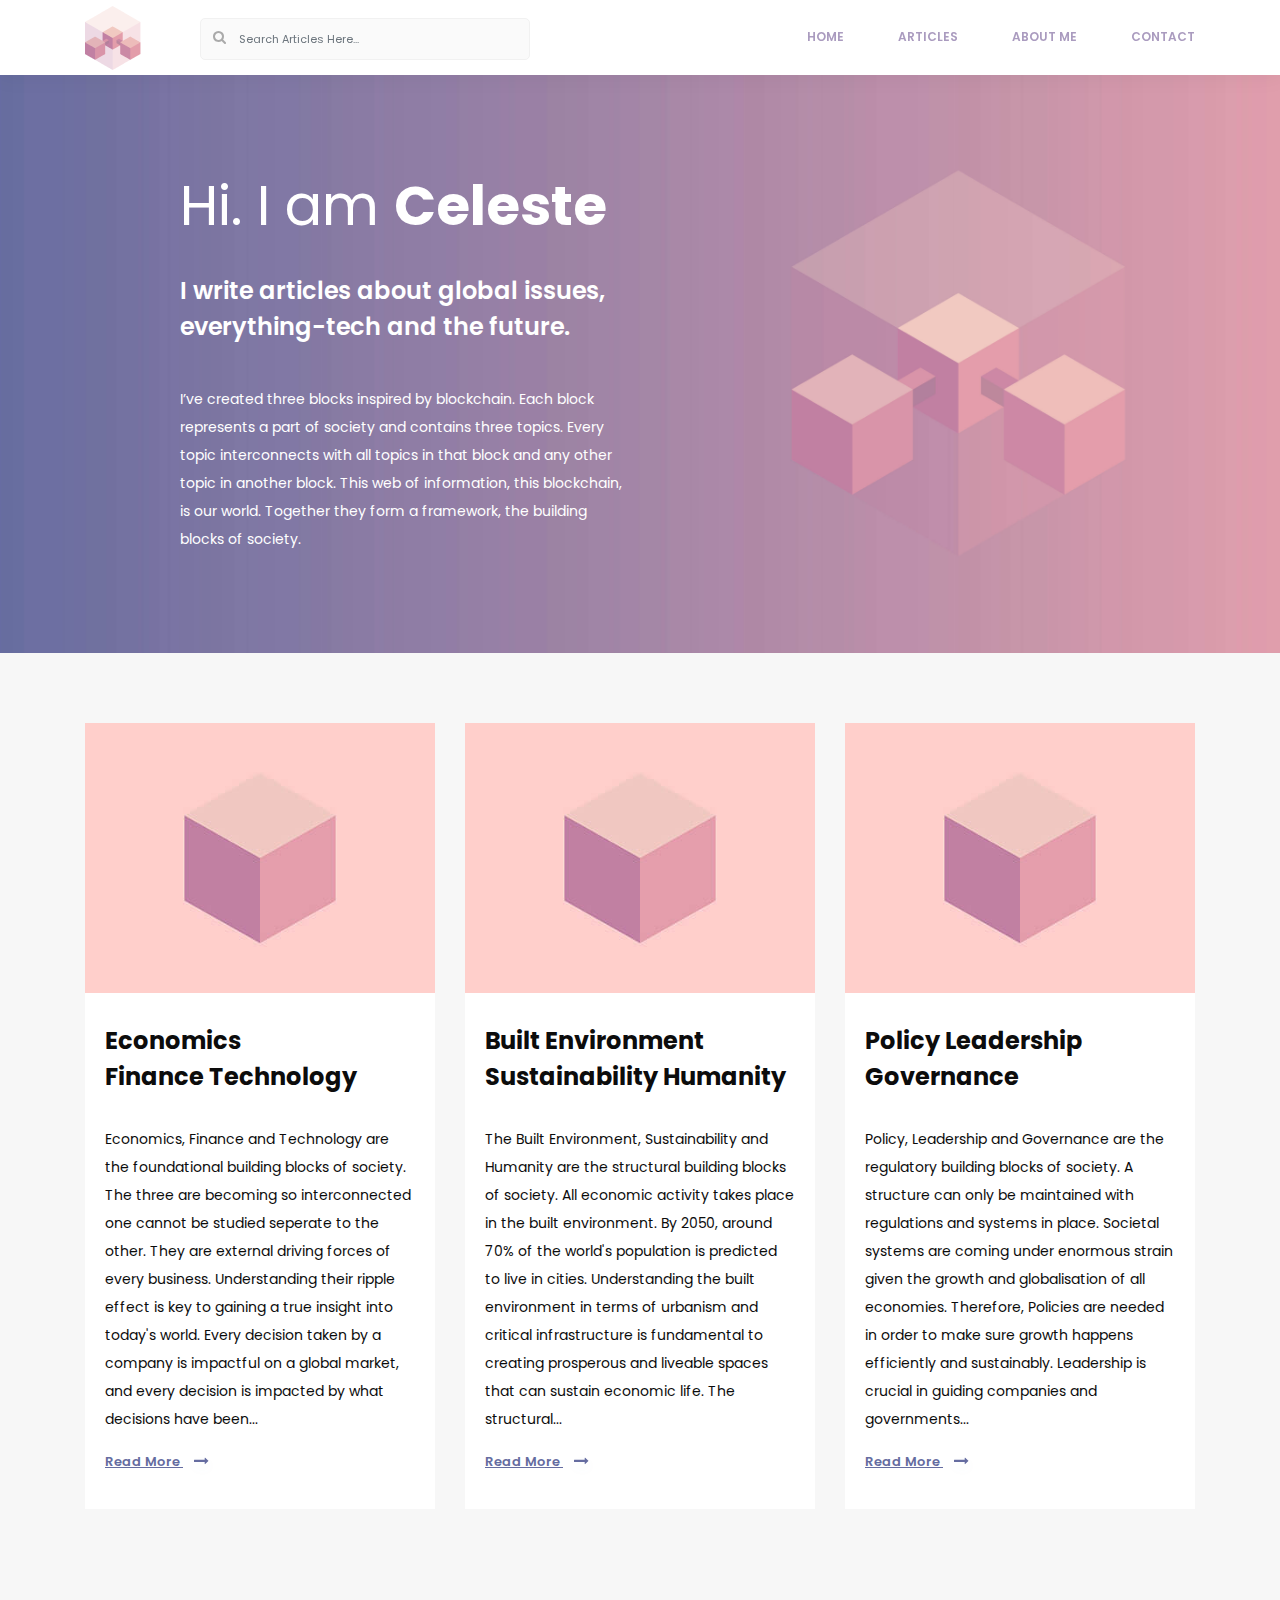
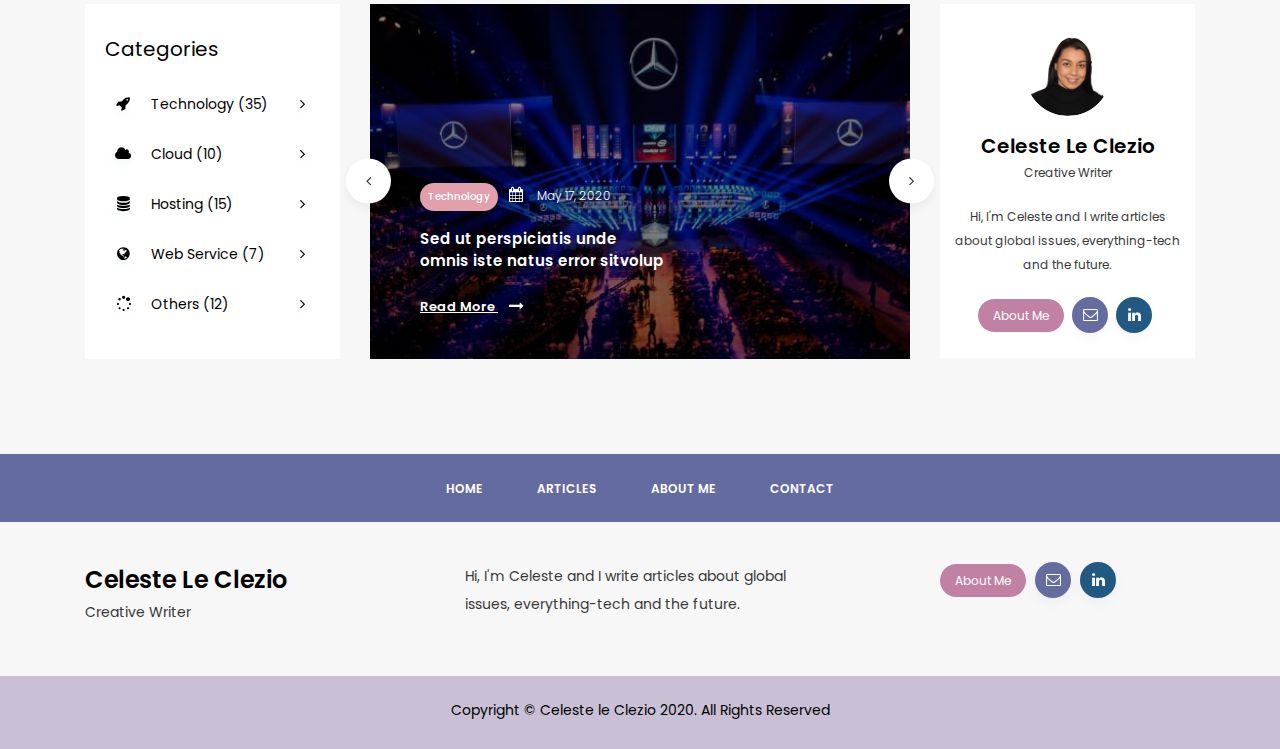
<file: index.html>
<!DOCTYPE html>
<html lang="en">

<head>
	<meta charset="UTF-8">
	<meta http-equiv="X-UA-Compatible" content="IE=edge">
	<meta name="viewport" content="width=device-width, initial-scale=1">
	<meta name="author" content="Abdur Rahman">

	<!-- Title -->
	<title>Home</title>
	<!-- Fonts -->
	<link rel="preconnect" href="https://fonts.gstatic.com">
	<link href="https://fonts.googleapis.com/css2?family=Poppins:ital,wght@0,300;0,400;0,500;0,600;0,700;0,800;1,400;1,500;1,600;1,700&display=swap" rel="stylesheet">
		
	

	<!-- Bootstrap CSS -->
	<link type="text/css" rel="stylesheet"
		href="https://stackpath.bootstrapcdn.com/bootstrap/4.5.2/css/bootstrap.min.css">
	<!-- Font Awesome CSS -->
	<link rel="stylesheet" href="https://stackpath.bootstrapcdn.com/font-awesome/4.7.0/css/font-awesome.min.css"
		integrity="sha384-wvfXpqpZZVQGK6TAh5PVlGOfQNHSoD2xbE+QkPxCAFlNEevoEH3Sl0sibVcOQVnN" crossorigin="anonymous">
	<!-- Owl Carousel -->
	<link rel="stylesheet" href="assets/css/owl.carousel.css">
	<!-- slicknav CSS -->
	<link type="text/css" rel="stylesheet" href="assets/css/slicknav.min.css">
	<!-- style CSS -->
	<link type="text/css" rel="stylesheet" href="style.css">
	<!-- Responsive CSS -->
	<link type="text/css" rel="stylesheet" href="responsive.css">

	<!-- HTML5 shim and Respond.js for IE8 support of HTML5 elements and media queries -->
	<!-- WARNING: Respond.js doesn't work if you view the page via file:// -->
	<!-- [if It IE 9]>
			<script src="https://oss.maxcdn.com/html5shiv/3.7.2/html5shiv.min.js"></script>
			<script src="https://oss.maxcdn.com/respond/1.4.2/respond.min.js"></script>
		<![endif]-->
</head>

<body>
	<!-- Header Area Start -->
	<header class="header">
		<div class="container">
			<div class="row">
				<div class="col-12 col-md-1">
					<div class="logo text-center text-md-left">
						<!-- Logo Image -->
						<a href="index.html"><img src="assets/img/logo.png" alt="Logo"></a>
					</div><!-- /logo -->
				</div>

				<div class="col-12 col-md-4">
					<div class="header-right">
						<div class="search-box">
							<!-- <a href="#"><i class="fa fa-search"></i></a> -->
							<div class="form-group has-search">
								<span class="fa fa-search form-control-feedback"></span>
								<input type="text" class="form-control" placeholder="Search Articles Here...">
							</div>
							<!-- <input type="search" class="form-controll" name="search" id="search" placeholder="Search Articles Here..."> -->
						</div>
					</div><!-- /header-right -->
				</div>
				<div class="col-12 col-md-7 text-md-right text-center">
					<div class="main-menu" id="mobile-menu">
						<ul>
							<li><a href="index.html">Home</a></li>
							<li><a href="article.html">Articles</a></li>
							<li><a href="about.html">About Me</a></li>
							<li><a href="about.html#contact-sec">Contact</a></li>
						</ul>
					</div><!-- /main-menu -->
				</div>
			</div>
		</div>
	</header><!-- Header Area End -->

	<!-- Home banner Start -->
	<div class="home-banner">
		<div class="container">
			<div class="row">
				<div class="col-lg-5 offset-lg-1">
					<div class="banner-text">
						<h1>Hi. I am <strong>Celeste</strong></h1>
						<h3>I write articles about global issues, everything-tech and the future.</h3>
						<p>I’ve created three blocks inspired by blockchain. Each block represents a part of society and contains three topics. Every topic interconnects with all topics in that block and any other topic in another block. This web of information, this blockchain, is our world. 
						Together they form a framework, the building blocks of society. </p>
					</div><!-- /banner-text-->
				</div>
			</div>
		</div>
	</div><!-- /home-banner-->

	<!-- blog Section Start-->
	<div class="blog-section home-blog">
		<div class="container">
			<div class="row">
				<div class="col-md-4">
					<div class="single-blog-item">
						<div class="blog-thumbnails">
							<img src="assets/img/bullet-point-cube.jpg" alt="">
						</div><!-- /blog-thumbnails-->
						<div class="blog-content">
							<div class="blog-title">
								<h3>Economics<br/>Finance Technology</h3>
							</div><!-- /blog-title-->
							<p>Economics, Finance and Technology are the
								foundational building blocks of society. The three
								are becoming so interconnected one cannot be
								studied seperate to the other. They are external
								driving forces of every business. Understanding
								their ripple effect is key to gaining a true insight into
								today's world. Every decision taken by a company is
								impactful on a global market, and every decision is
								impacted by what decisions have been...
							</p>
							<div class="blog-btn">
								<a href="full-post.html">Read More <i class="fa fa-long-arrow-right"></i></a>
							</div>
						</div><!-- /blog-content-->
					</div><!-- /single-blog-item end-->
				</div>
				<div class="col-md-4">
					<div class="single-blog-item">
						<div class="blog-thumbnails">
							<img src="assets/img/bullet-point-cube.jpg" alt="">
						</div><!-- /blog-thumbnails-->
						<div class="blog-content">
							<div class="blog-title">
								<h3>Built Environment <br/>Sustainability Humanity</h3>
							</div><!-- /blog-title-->
							<p>The Built Environment, Sustainability and Humanity are the structural building blocks of society. All economic activity takes place in the built environment. By 2050, around 70% of the world's population is predicted to live in cities. Understanding the built environment in terms of urbanism and critical infrastructure is fundamental to creating prosperous and liveable spaces that can sustain economic life. The structural...
							</p>
							<div class="blog-btn">
								<a href="full-post.html">Read More <i class="fa fa-long-arrow-right"></i></a>
							</div>
						</div><!-- /blog-content-->
					</div><!-- /single-blog-item end-->
				</div>
				<div class="col-md-4">
					<div class="single-blog-item">
						<div class="blog-thumbnails">
							<img src="assets/img/bullet-point-cube.jpg" alt="">
						</div><!-- /blog-thumbnails-->
						<div class="blog-content">
							<div class="blog-title">
								<h3>Policy Leadership <br/>Governance</h3>
							</div><!-- /blog-title-->
							<p>Policy, Leadership and Governance are the
								regulatory building blocks of society. A structure
								can only be maintained with regulations and
								systems in place. Societal systems are coming
								under enormous strain given the growth and
								globalisation of all economies. Therefore, Policies
								are needed in order to make sure growth happens
								efficiently and sustainably. Leadership is crucial in
								guiding companies and governments...
							</p>
							<div class="blog-btn">
								<a href="full-post.html">Read More <i class="fa fa-long-arrow-right"></i></a>
							</div>
						</div><!-- /blog-content-->
					</div><!-- /single-blog-item end-->
				</div>
			</div>
		</div>
	</div><!-- /blog-section-->
	<!-- Category , slider and profile  -->
	<div class="blog-section home-blog">
		<div class="container">
			<div class="row">
				<div class="col-md-3">
					<!-- Category Box  -->
					<div class="category-bx">
						<h4>Categories</h4>
						<a href="#">
							<i class="fa fa-rocket"></i>
							<span class="">Technology (35)</span>
							<i class="fa fa-angle-right"></i>
						</a>
						<a href="#">
							<i class="fa fa-cloud"></i>
							<span class="">Cloud (10)</span>
							<i class="fa fa-angle-right"></i>
						</a>
						<a href="#">
							<i class="fa fa-database"></i>
							<span class="">Hosting (15)</span>
							<i class="fa fa-angle-right"></i>
						</a>
						<a href="#">
							<i class="fa fa-globe"></i>
							<span class="">Web Service (7)</span>
							<i class="fa fa-angle-right"></i>
						</a>
						<a href="#">
							<i class="fa fa-spinner"></i>
							<span class="">Others (12)</span>
							<i class="fa fa-angle-right"></i>
						</a>
					</div><!-- /Category Box End -->
				</div>
				<div class="col-md-5 col-lg-6">
					<div class="full-thumb-slides owl-carousel">
						<div class="single-blog-item full-thumb-blog">
							<div class="blog-thumbnails">
								<img src="assets/img/blog-full-thumb.jpg" alt="">
							</div><!-- /blog-thumbnails-->
							<div class="blog-content">
								<div class="blog-info">
									<div class="category">
										<a href="#" class="celeste-btn">Technology</a>
									</div>
									<div class="blog-date">
										<h6><i class="fa fa-calendar"></i> May 17, 2020</h6>
									</div>
								</div>
								<div class="blog-title">
									<h5>Sed ut perspiciatis unde 
									<br/>omnis iste natus error sitvolup</h5>
								</div><!-- /blog-title-->
								
								<div class="blog-btn">
									<a href="single-article.html">Read More <i class="fa fa-long-arrow-right"></i></a>
								</div>
							</div><!-- /blog-content-->
						</div><!-- /single-blog-item end-->
						<div class="single-blog-item full-thumb-blog">
							<div class="blog-thumbnails">
								<img src="assets/img/blog-full-thumb.jpg" alt="">
							</div><!-- /blog-thumbnails-->
							<div class="blog-content">
								<div class="blog-info">
									<div class="category">
										<a href="#" class="celeste-btn">Technology</a>
									</div>
									<div class="blog-date">
										<h6><i class="fa fa-calendar"></i> May 17, 2020</h6>
									</div>
								</div>
								<div class="blog-title">
									<h5>Sed ut perspiciatis unde 
									<br/>omnis iste natus error sitvolup</h5>
								</div><!-- /blog-title-->
								
								<div class="blog-btn">
									<a href="single-article.html">Read More <i class="fa fa-long-arrow-right"></i></a>
								</div>
							</div><!-- /blog-content-->
						</div><!-- /single-blog-item end-->
						<div class="single-blog-item full-thumb-blog">
							<div class="blog-thumbnails">
								<img src="assets/img/blog-full-thumb.jpg" alt="">
							</div><!-- /blog-thumbnails-->
							<div class="blog-content">
								<div class="blog-info">
									<div class="category">
										<a href="#" class="celeste-btn">Technology</a>
									</div>
									<div class="blog-date">
										<h6><i class="fa fa-calendar"></i> May 17, 2020</h6>
									</div>
								</div>
								<div class="blog-title">
									<h5>Sed ut perspiciatis unde 
									<br/>omnis iste natus error sitvolup</h5>
								</div><!-- /blog-title-->
								
								<div class="blog-btn">
									<a href="single-article.html">Read More <i class="fa fa-long-arrow-right"></i></a>
								</div>
							</div><!-- /blog-content-->
						</div><!-- /single-blog-item end-->
					</div>
				</div>
				<div class="col-md-4 col-lg-3">
					<div class="author-profile">
						<img src="assets/img/profile.png" alt="">
						<h4>Celeste Le Clezio</h4>
						<p>Creative Writer</p>
						<p>Hi, I'm Celeste and I write articles <br/>about global issues, everything-tech <br/>and the future.</p>
						<div class="footer-right author-links">
							<a href="about.html" class="celeste-btn">About Me</a>
							<a href="#"><i class="fa fa-envelope-o"></i></a>
							<a href="#"><i class="fa fa-linkedin"></i></a>
						</div>
					</div>
				</div>
			</div>
		</div>	<!-- /Category , slider and profile Container -->
	</div><!-- /blog-section-->

	<!-- footer-area Start-->
	<footer class="footer-area">
		<!-- footer-area Start-->
		<div class="footer-menu">
			<div class="container">
				<div class="row">
					<div class="col-12">
						<ul>
							<li><a href="index.html">Home</a></li>
							<li><a href="article.html">Articles</a></li>
							<li><a href="about.html">About Me</a></li>
							<li><a href="about.html#contact-sec">Contact</a></li>
						</ul>
					</div>
				</div>
			</div>
		</div><!-- /footer-menu-->
		<div class="footer-middle">
			<div class="container">
				<div class="row">
					<div class="col-lg-3 col-md-3">
						<div class="footer-left single-footer">
							<h3>Celeste Le Clezio</h3>
							<p>Creative Writer</p>
						</div>
					</div>
					<div class="col-md-5 offset-lg-1 ">
						<div class="single-footer">
							<p>Hi, I'm Celeste and I write articles about global <br/>issues, everything-tech and the future.</p>
						</div>
					</div>
					<div class="col-lg-3 col-md-4">
						<div class="footer-right single-footer">
							<a href="#" class="celeste-btn">About Me</a>
							<a href="#"><i class="fa fa-envelope-o"></i></a>
							<a href="#"><i class="fa fa-linkedin"></i></a>
						</div>
					</div>
				</div>
			</div>
		</div><!-- /footer-middle-->
		<div class="copyright">
				<p>Copyright &copy; Celeste le Clezio 2020. All Rights Reserved</p>
		</div><!-- /copyright-->
	</footer><!-- /footer-area End-->

	<!-- JavaScript -->
	<script src="assets/js/jquery-3.2.1.min.js"></script>
	<!-- slicknav Js -->
	<script src="assets/js/jquery.slicknav.min.js"></script>
	<!-- Owl Carousel -->
	<script src="assets/js/owl.carousel.min.js"></script>
	<!-- Bootstrap Js -->
	<script type="text/javascript" src="https://stackpath.bootstrapcdn.com/bootstrap/4.5.2/js/bootstrap.min.js">
	</script>
	<!-- Main Js -->
	<script type="text/javascript" src="assets/js/active.js"></script>
</body>
</html>
</file>
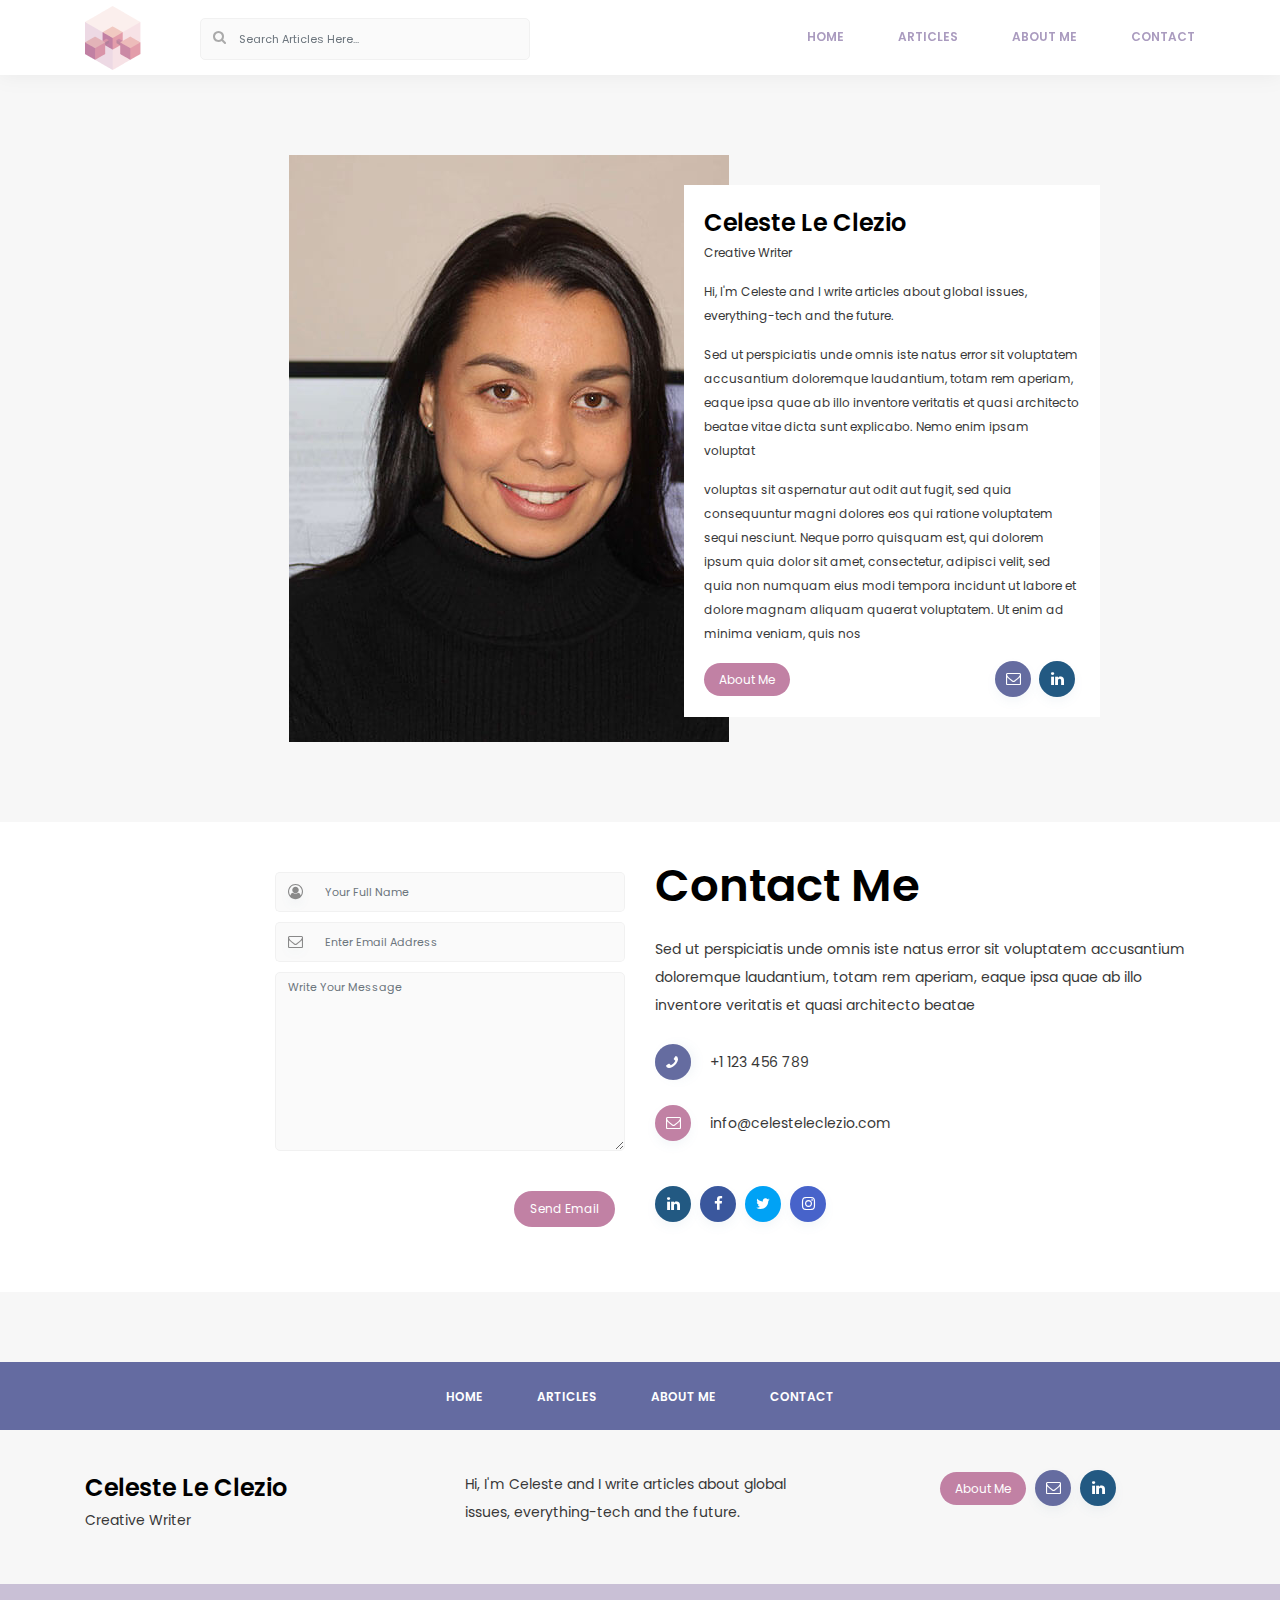
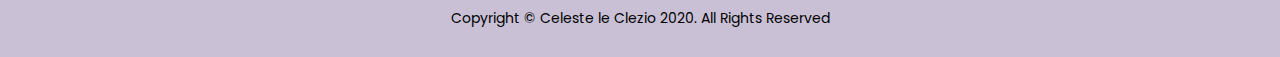
<file: about.html>
<!DOCTYPE html>
<html lang="en">

<head>
	<meta charset="UTF-8">
	<meta http-equiv="X-UA-Compatible" content="IE=edge">
	<meta name="viewport" content="width=device-width, initial-scale=1">
	<meta name="author" content="Abdur Rahman">

	<!-- Title -->
	<title>About Me</title>
	<!-- Fonts -->
	<link rel="preconnect" href="https://fonts.gstatic.com">
	<link href="https://fonts.googleapis.com/css2?family=Poppins:ital,wght@0,300;0,400;0,500;0,600;0,700;0,800;1,400;1,500;1,600;1,700&display=swap" rel="stylesheet">
		
	<!-- Bootstrap CSS -->
	<link type="text/css" rel="stylesheet"
		href="https://stackpath.bootstrapcdn.com/bootstrap/4.5.2/css/bootstrap.min.css">
	<!-- Font Awesome CSS -->
	<link rel="stylesheet" href="https://stackpath.bootstrapcdn.com/font-awesome/4.7.0/css/font-awesome.min.css"
		integrity="sha384-wvfXpqpZZVQGK6TAh5PVlGOfQNHSoD2xbE+QkPxCAFlNEevoEH3Sl0sibVcOQVnN" crossorigin="anonymous">
	<!-- Owl Carousel -->
	<link rel="stylesheet" href="assets/css/owl.carousel.css">
	<!-- slicknav CSS -->
	<link type="text/css" rel="stylesheet" href="assets/css/slicknav.min.css">
	<!-- style CSS -->
	<link type="text/css" rel="stylesheet" href="style.css">
	<!-- Responsive CSS -->
	<link type="text/css" rel="stylesheet" href="responsive.css">

	<!-- HTML5 shim and Respond.js for IE8 support of HTML5 elements and media queries -->
	<!-- WARNING: Respond.js doesn't work if you view the page via file:// -->
	<!-- [if It IE 9]>
			<script src="https://oss.maxcdn.com/html5shiv/3.7.2/html5shiv.min.js"></script>
			<script src="https://oss.maxcdn.com/respond/1.4.2/respond.min.js"></script>
		<![endif]-->
</head>

<body>
	<!-- Header Area Start -->
	<header class="header">
		<div class="container">
			<div class="row">
				<div class="col-12 col-md-1">
					<div class="logo text-center text-md-left">
						<!-- Logo Image -->
						<a href="index.html"><img src="assets/img/logo.png" alt="Logo"></a>
					</div><!-- /logo -->
				</div>

				<div class="col-12 col-md-4">
					<div class="header-right">
						<div class="search-box">
							<!-- <a href="#"><i class="fa fa-search"></i></a> -->
							<div class="form-group has-search">
								<span class="fa fa-search form-control-feedback"></span>
								<input type="text" class="form-control" placeholder="Search Articles Here...">
							</div>
							<!-- <input type="search" class="form-controll" name="search" id="search" placeholder="Search Articles Here..."> -->
						</div>
					</div><!-- /header-right -->
				</div>
				<div class="col-12 col-md-7 text-md-right text-center">
					<div class="main-menu" id="mobile-menu">
						<ul>
							<li><a href="index.html">Home</a></li>
							<li><a href="article.html">Articles</a></li>
							<li><a href="about.html">About Me</a></li>
							<li><a href="about.html#contact-sec">Contact</a></li>
						</ul>
					</div><!-- /main-menu -->
				</div>
			</div>
		</div>
	</header><!-- Header Area End -->

	<!--  About Section  -->
	<div class="about-sec">
		<div class="container">
			<div class="row">
				<div class="col-md-12 col-lg-9 offset-lg-2">
					<div class="about-centent">
						<div class="row">
							<div class="col-md-6 col-lg-7">
								<div class="about-img">
									<img src="assets/img/aboutme-img.jpg" alt="">
								</div><!-- /about-img-->
							</div>
							<div class="col-md-6 col-lg-5">
								<div class="about-text">
									<h3>Celeste Le Clezio</h3>
								<p class="about-sub-title">Creative Writer</p>
								<p>Hi, I'm Celeste and I write articles about global issues, <br/>everything-tech and the future.</p>
								<p>Sed ut perspiciatis unde omnis iste natus error sit voluptatem accusantium doloremque laudantium, totam rem aperiam, eaque ipsa quae ab illo inventore veritatis et quasi architecto beatae vitae dicta sunt explicabo. Nemo enim ipsam voluptat</p>
								<p>voluptas sit aspernatur aut odit aut fugit, sed quia consequuntur magni dolores eos qui ratione voluptatem sequi nesciunt. Neque porro quisquam est, qui dolorem ipsum quia dolor sit amet, consectetur, adipisci velit, sed quia non numquam eius modi tempora incidunt ut labore et dolore magnam aliquam quaerat voluptatem. Ut enim ad minima veniam, quis nos</p>
								<div class="footer-right author-links">
									<div class="about-btn">
										<a href="about.html" class="celeste-btn">About Me</a>
									</div>
									<div class="about-social">
										<a href="#"><i class="fa fa-envelope-o"></i></a>
									<a href="#"><i class="fa fa-linkedin"></i></a>
									</div>
								</div>
								</div><!-- /about-text-->
							</div>
						</div>
					</div><!-- /about-centent-->
				</div>
			</div>
		</div>
	</div>
	<!-- /About Section  -->

	<!-- About Page Contact Section  -->
	<div class="contact-sec" id="contact-sec">
		<div class="container">
			<div class="row">
				<div class="col-md-6 col-lg-4 offset-lg-2" >
					<div class="contact-form">
						<form>
							<div class="input-group">
								<div class="input-group-prepend">
								  <span class="input-group-text" id="basic-addon1"><i class="fa fa-user-circle-o"></i></span>
								</div>
								<input type="text" class="form-control" placeholder="Your Full Name" aria-label="Username" aria-describedby="basic-addon1">
							</div>
							<div class="input-group">
								<div class="input-group-prepend">
								  <span class="input-group-text" id="basic-addon2"><i class="fa fa-envelope-o"></i></span>
								</div>
								<input type="email" class="form-control" placeholder="Enter Email Address" aria-label="Username" aria-describedby="basic-addon2">
							</div>
							<div class="input-group">
								<textarea class="form-control" name="message" id="message" cols="30" rows="10" placeholder="Write Your Message"></textarea>
							</div>
							
							<button type="submit" class="btn celeste-btn">Send Email</button>
						</form>
					</div>
				</div>
				<div class="col-md-6">
					<div class="contact-text">
						<h2>Contact Me</h2>
						<p>Sed ut perspiciatis unde omnis iste natus error sit voluptatem accusantium doloremque laudantium, totam rem aperiam, eaque ipsa quae ab illo inventore veritatis et quasi architecto beatae</p>
						<ul>
							<li><i class="fa fa-phone"></i> <a href="tel:+1 123 456 789">+1 123 456 789</a></li>
							<li><i class="fa fa-envelope-o"></i> <a href="mailto:info@celesteleclezio.com">info@celesteleclezio.com</a></li>
						</ul>
						<div class="social-links">
							<a href="#"><i class="fa fa-linkedin"></i></a>
							<a href="#"><i class="fa fa-facebook"></i></a>
							<a href="#"><i class="fa fa-twitter"></i></a>
							<a href="#"><i class="fa fa-instagram"></i></a>
						</div>
					</div>
				</div>
			</div>
		</div>
	</div>
	<!-- /Contact Section -->

	<!-- footer-area Start-->
	<footer class="footer-area">
		<!-- footer-area Start-->
		<div class="footer-menu">
			<div class="container">
				<div class="row">
					<div class="col-12">
						<ul>
							<li><a href="index.html">Home</a></li>
							<li><a href="article.html">Articles</a></li>
							<li><a href="about.html">About Me</a></li>
							<li><a href="#contact-sec">Contact</a></li>
						</ul>
					</div>
				</div>
			</div>
		</div><!-- /footer-menu-->
		<div class="footer-middle">
			<div class="container">
				<div class="row">
					<div class="col-lg-3 col-md-3">
						<div class="footer-left single-footer">
							<h3>Celeste Le Clezio</h3>
							<p>Creative Writer</p>
						</div>
					</div>
					<div class="col-md-5 offset-lg-1 ">
						<div class="single-footer">
							<p>Hi, I'm Celeste and I write articles about global <br/>issues, everything-tech and the future.</p>
						</div>
					</div>
					<div class="col-lg-3 col-md-4">
						<div class="footer-right single-footer">
							<a href="#" class="celeste-btn">About Me</a>
							<a href="#"><i class="fa fa-envelope-o"></i></a>
							<a href="#"><i class="fa fa-linkedin"></i></a>
						</div>
					</div>
				</div>
			</div>
		</div><!-- /footer-middle-->
		<div class="copyright">
				<p>Copyright &copy; Celeste le Clezio 2020. All Rights Reserved</p>
		</div><!-- /copyright-->
	</footer><!-- /footer-area-->


	<!-- JavaScript -->
	<script type="text/javascript" src="assets/js/jquery-3.2.1.min.js"></script>
	<!-- slicknav Js -->
	<script src="assets/js/jquery.slicknav.min.js"></script>
	<!-- Owl Carousel -->
	<script src="assets/js/owl.carousel.min.js"></script>
	<!-- Bootstrap Js -->
	<script type="text/javascript" src="https://stackpath.bootstrapcdn.com/bootstrap/4.5.2/js/bootstrap.min.js">
	</script>
	<!-- Main Js -->
	<script type="text/javascript" src="assets/js/active.js"></script>
</body>

</html>
</file>
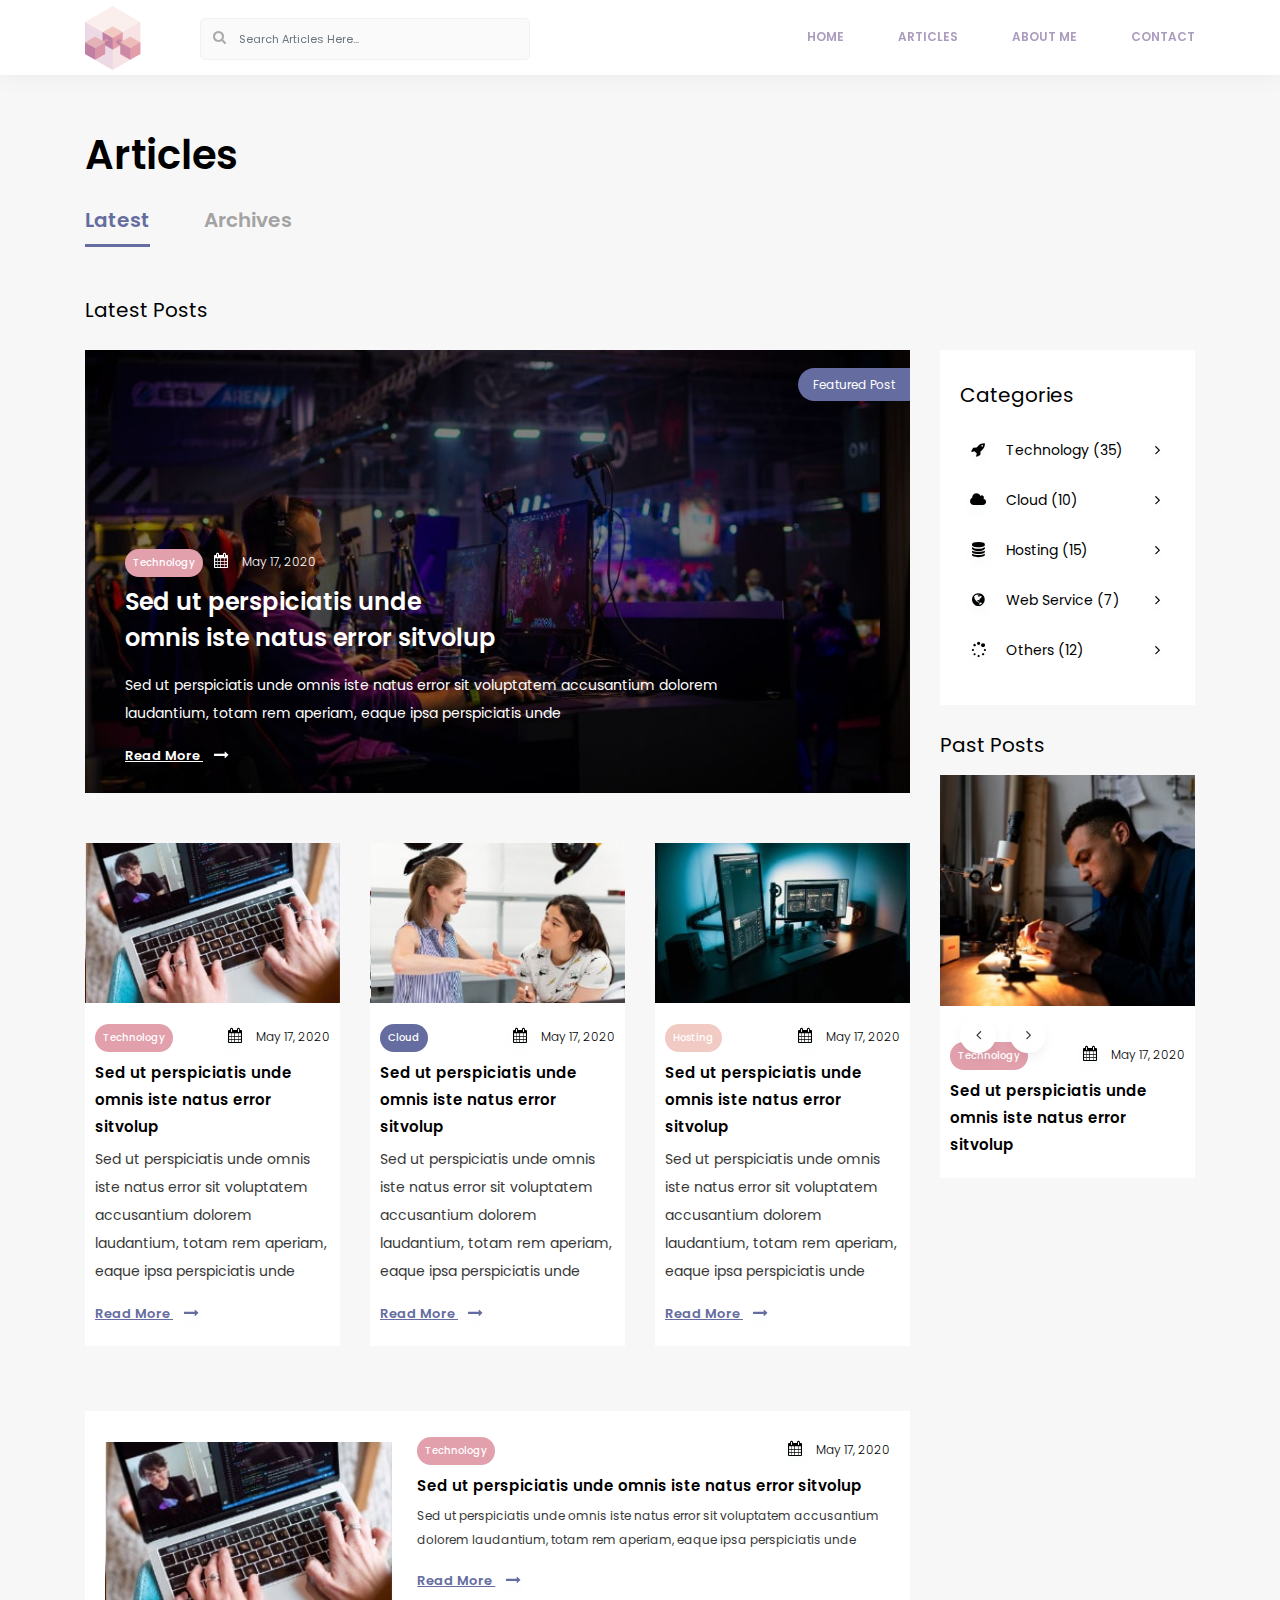
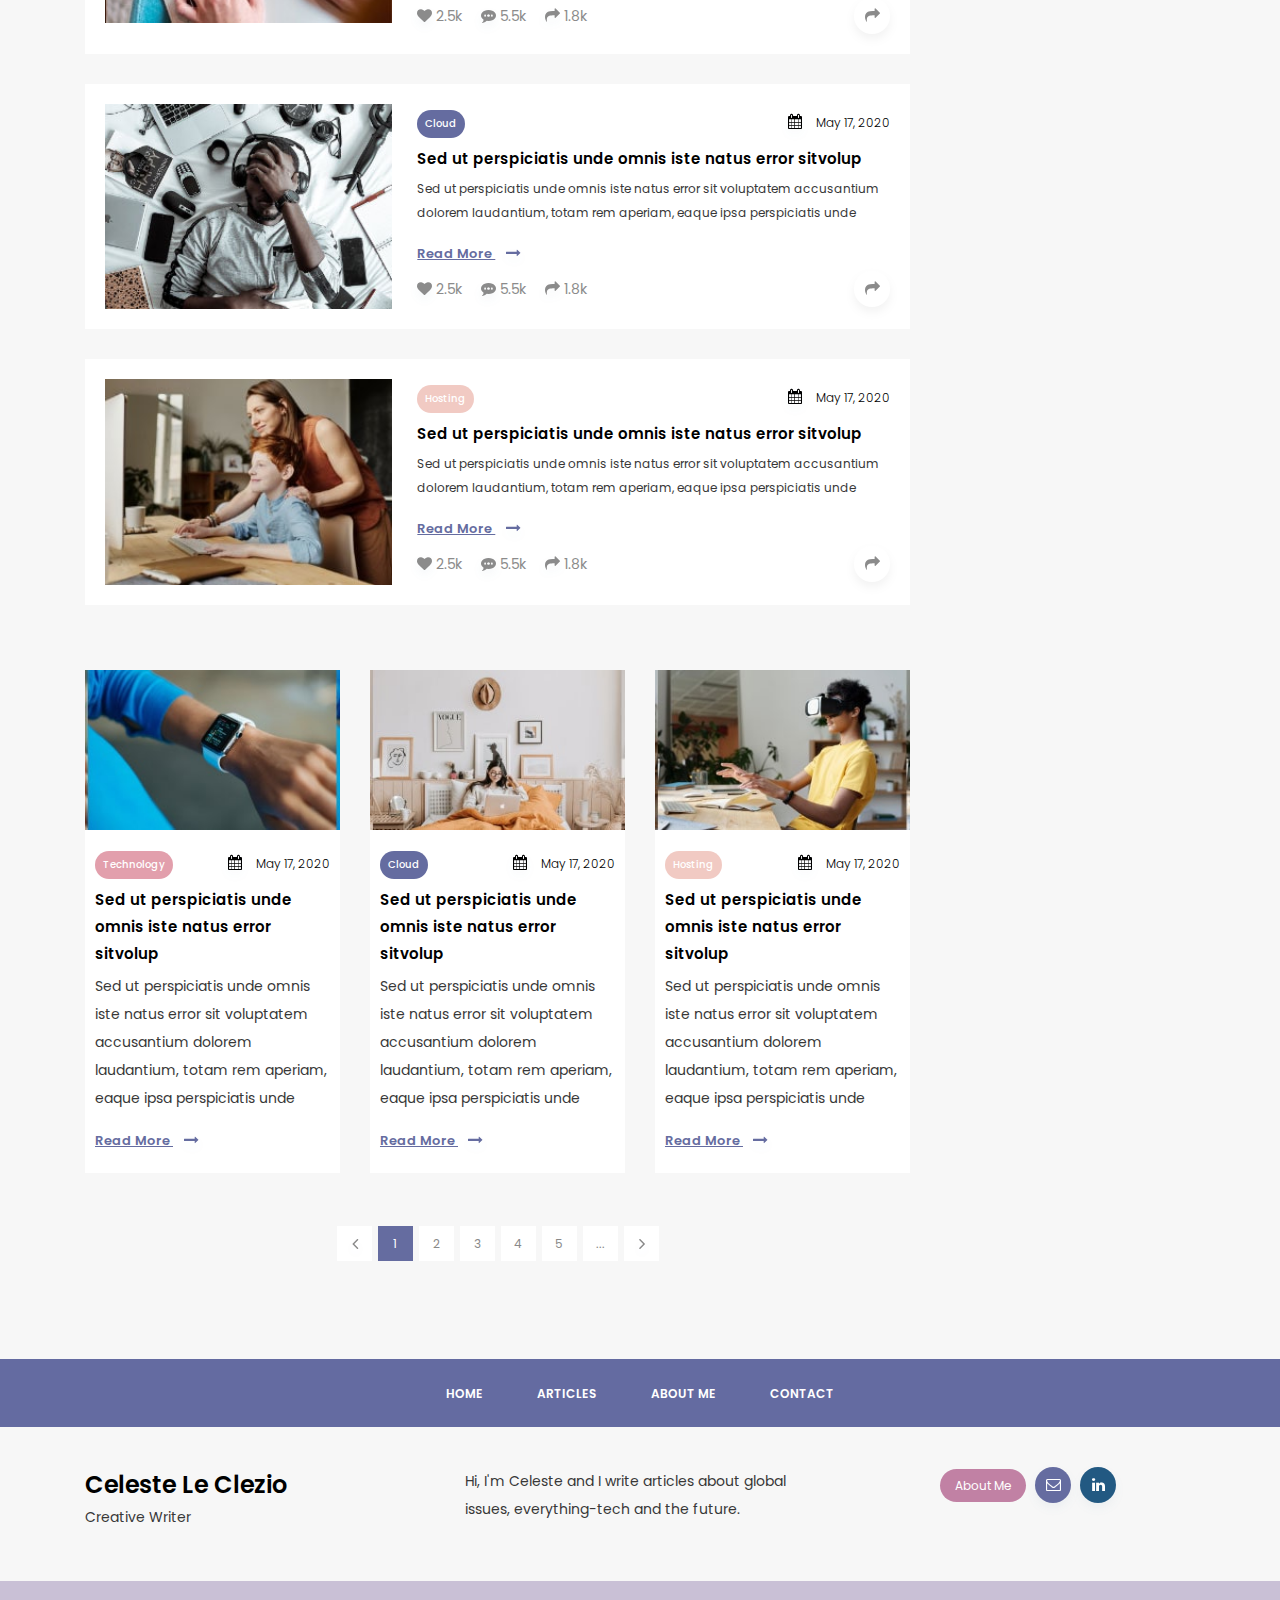
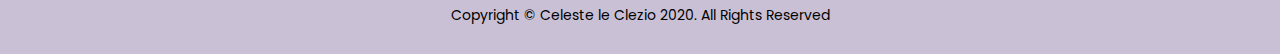
<file: article.html>
<!DOCTYPE html>
<html lang="en">

<head>
	<meta charset="UTF-8">
	<meta http-equiv="X-UA-Compatible" content="IE=edge">
	<meta name="viewport" content="width=device-width, initial-scale=1">
	<meta name="author" content="Abdur Rahman">

	<!-- Title -->
	<title>Articles</title>
	<!-- Fonts -->
	<link rel="preconnect" href="https://fonts.gstatic.com">
	<link href="https://fonts.googleapis.com/css2?family=Poppins:ital,wght@0,300;0,400;0,500;0,600;0,700;0,800;1,400;1,500;1,600;1,700&display=swap" rel="stylesheet">
		
	<!-- Bootstrap CSS -->
	<link type="text/css" rel="stylesheet"
		href="https://stackpath.bootstrapcdn.com/bootstrap/4.5.2/css/bootstrap.min.css">
	<!-- Font Awesome CSS -->
	<link rel="stylesheet" href="https://stackpath.bootstrapcdn.com/font-awesome/4.7.0/css/font-awesome.min.css"
		integrity="sha384-wvfXpqpZZVQGK6TAh5PVlGOfQNHSoD2xbE+QkPxCAFlNEevoEH3Sl0sibVcOQVnN" crossorigin="anonymous">
	<!-- Owl Carousel -->
	<link rel="stylesheet" href="assets/css/owl.carousel.css">
	<!-- slicknav CSS -->
	<link type="text/css" rel="stylesheet" href="assets/css/slicknav.min.css">
	<!-- style CSS -->
	<link type="text/css" rel="stylesheet" href="style.css">
	<!-- Responsive CSS -->
	<link type="text/css" rel="stylesheet" href="responsive.css">

	<!-- HTML5 shim and Respond.js for IE8 support of HTML5 elements and media queries -->
	<!-- WARNING: Respond.js doesn't work if you view the page via file:// -->
	<!-- [if It IE 9]>
			<script src="https://oss.maxcdn.com/html5shiv/3.7.2/html5shiv.min.js"></script>
			<script src="https://oss.maxcdn.com/respond/1.4.2/respond.min.js"></script>
		<![endif]-->
</head>

<body>
	<!-- Header Area Start -->
	<header class="header">
		<div class="container">
			<div class="row">
				<div class="col-12 col-md-1">
					<div class="logo text-center text-md-left">
						<!-- Logo Image -->
						<a href="index.html"><img src="assets/img/logo.png" alt="Logo"></a>
					</div><!-- /logo -->
				</div>

				<div class="col-12 col-md-4">
					<div class="header-right">
						<div class="search-box">
							<!-- <a href="#"><i class="fa fa-search"></i></a> -->
							<div class="form-group has-search">
								<span class="fa fa-search form-control-feedback"></span>
								<input type="text" class="form-control" placeholder="Search Articles Here...">
							</div>
							<!-- <input type="search" class="form-controll" name="search" id="search" placeholder="Search Articles Here..."> -->
						</div>
					</div><!-- /header-right -->
				</div>
				<div class="col-12 col-md-7 text-md-right text-center">
					<div class="main-menu" id="mobile-menu">
						<ul>
							<li><a href="index.html">Home</a></li>
							<li><a href="article.html">Articles</a></li>
							<li><a href="about.html">About Me</a></li>
							<li><a href="about.html#contact-sec">Contact</a></li>
						</ul>
					</div><!-- /main-menu -->
				</div>
			</div>
		</div>
	</header><!-- Header Area End -->

	<!-- Article Page Title section  -->
	<div class="article-tile">
		<div class="container">
			<div class="row">
				<div class="col-md-4">
					<h1>Articles</h1>
					<div class="post-tab">
						<a class="active" href="#">Latest</a>
						<a class="" href="#">Archives</a>
					</div>
					<h4>Latest Posts</h4>
				</div>
				<div class="col-md-8">
				</div>
			</div>
		</div>
	</div><!-- /article-tile -->

	<!-- /Article Page Title section End -->
	<div class="article-content">
		<div class="container">
			<div class="row">
				<div class="col-md-8 col-lg-9">
					<!-- /letest Post start-->
					<div class="letest-bost">
						<!-- blog Section-->
						<div class="blog-section">
							<div class="single-blog-item full-thumb-blog">
								<div class="blog-thumbnails">
									<img src="assets/img/blog-full-thumb2.jpg" alt="">
								</div><!-- /blog-thumbnails-->
								<div class="post-type">
									<a href="#" class="celeste-btn">Featured Post</a>
								</div>
								<div class="blog-content">
									<div class="blog-info">
										<div class="category">
											<a href="#" class="celeste-btn">Technology</a>
										</div>
										<div class="blog-date">
											<h6><i class="fa fa-calendar"></i> May 17, 2020</h6>
										</div>
									</div>
									<div class="blog-title">
										<h3>Sed ut perspiciatis unde 
										<br/>omnis iste natus error sitvolup</h3>
									</div><!-- /blog-title-->
									<p>Sed ut perspiciatis unde omnis iste natus error sit voluptatem accusantium dolorem <br/>laudantium, totam rem aperiam, eaque ipsa perspiciatis unde</p>
									<div class="blog-btn">
										<a href="single-article.html">Read More <i class="fa fa-long-arrow-right"></i></a>
									</div>
								</div><!-- /blog-content-->
							</div><!-- /single-blog-item end-->
						</div><!-- /blog Section End-->

						<!-- blog Section-->
						<div class="blog-section">
							<div class="row">
								<div class="col-12 col-lg-4">
									<div class="single-blog-item">
										<div class="blog-thumbnails">
											<img src="assets/img/blog-thumbn1.jpg" alt="">
										</div><!-- /blog-thumbnails-->
										<div class="blog-content">
											<div class="blog-info">
												<div class="category">
													<a href="#" class="celeste-btn">Technology</a>
												</div>
												<div class="blog-date">
													<h6><i class="fa fa-calendar"></i> May 17, 2020</h6>
												</div>
											</div>
											<div class="blog-title">
												<h5>Sed ut perspiciatis unde 
												<br/>omnis iste natus error sitvolup</h5>
											</div><!-- /blog-title-->
											<p>Sed ut perspiciatis unde omnis iste natus
												error sit voluptatem accusantium dolorem
												laudantium, totam rem aperiam, eaque
												ipsa perspiciatis unde
											</p>
											<div class="blog-btn">
												<a href="single-article.html">Read More <i class="fa fa-long-arrow-right"></i></a>
											</div>
										</div><!-- /blog-content-->
									</div><!-- /single-blog-item end-->
								</div>
								<div class="col-12 col-lg-4">
									<div class="single-blog-item">
										<div class="blog-thumbnails">
											<img src="assets/img/blog-thumbn2.jpg" alt="">
										</div><!-- /blog-thumbnails-->
										<div class="blog-content">
											<div class="blog-info">
												<div class="category">
													<a href="#" class="celeste-btn cloud">Cloud</a>
												</div>
												<div class="blog-date">
													<h6><i class="fa fa-calendar"></i> May 17, 2020</h6>
												</div>
											</div>
											<div class="blog-title">
												<h5>Sed ut perspiciatis unde 
												<br/>omnis iste natus error sitvolup</h5>
											</div><!-- /blog-title-->
											<p>Sed ut perspiciatis unde omnis iste natus
												error sit voluptatem accusantium dolorem
												laudantium, totam rem aperiam, eaque
												ipsa perspiciatis unde
											</p>
											<div class="blog-btn">
												<a href="single-article.html">Read More <i class="fa fa-long-arrow-right"></i></a>
											</div>
										</div><!-- /blog-content-->
									</div><!-- /single-blog-item end-->
								</div>
								<div class="col-12 col-lg-4">
									<div class="single-blog-item">
										<div class="blog-thumbnails">
											<img src="assets/img/blog-thumbn3.jpg" alt="">
										</div><!-- /blog-thumbnails-->
										<div class="blog-content">
											<div class="blog-info">
												<div class="category">
													<a href="#" class="celeste-btn hosting">Hosting</a>
												</div>
												<div class="blog-date">
													<h6><i class="fa fa-calendar"></i> May 17, 2020</h6>
												</div>
											</div>
											<div class="blog-title">
												<h5>Sed ut perspiciatis unde 
												<br/>omnis iste natus error sitvolup</h5>
											</div><!-- /blog-title-->
											<p>Sed ut perspiciatis unde omnis iste natus
												error sit voluptatem accusantium dolorem
												laudantium, totam rem aperiam, eaque
												ipsa perspiciatis unde
											</p>
											<div class="blog-btn">
												<a href="single-article.html">Read More <i class="fa fa-long-arrow-right"></i></a>
											</div>
										</div><!-- /blog-content-->
									</div><!-- /single-blog-item end-->
								</div>
							</div>
						</div><!-- /blog Section End-->
						<!-- blog Section-->
						<div class="blog-section">
							<div class="row">
								<div class="col-12">
									<div class="single-blog-item right-thumb-blog">
										<div class="blog-thumbnails">
											<img src="assets/img/blog-thumbn1.jpg" alt="">
										</div><!-- /blog-thumbnails-->
										<div class="blog-content">
											<div class="blog-info">
												<div class="category">
													<a href="#" class="celeste-btn">Technology</a>
												</div>
												<div class="blog-date">
													<h6><i class="fa fa-calendar"></i> May 17, 2020</h6>
												</div>
											</div>
											<div class="blog-title">
												<h5>Sed ut perspiciatis unde 
												<br/>omnis iste natus error sitvolup</h5>
											</div><!-- /blog-title-->
											<p>Sed ut perspiciatis unde omnis iste natus
												error sit voluptatem accusantium dolorem
												laudantium, totam rem aperiam, eaque
												ipsa perspiciatis unde
											</p>
											<div class="blog-btn">
												<a href="single-article.html">Read More <i class="fa fa-long-arrow-right"></i></a>
											</div>
											<div class="reactions">
												<div class="count-btns">
													<span><button><i class="fa fa-heart"></i></button> 2.5k</span>
													<span><button><i class="fa fa-commenting"></i></button> 5.5k</span>
													<span class="count-share-btn"><button><i class="fa fa-share"></i></button> 1.8k</span>
												</div>
												<div class="share-btn">
													<button><i class="fa fa-share"></i></a></button>
												</div>
											</div><!-- /reactions-->
										</div><!-- /blog-content-->
									</div><!-- /single-blog-item end-->
								</div>
								<div class="col-12">
									<div class="single-blog-item right-thumb-blog">
										<div class="blog-thumbnails">
											<img src="assets/img/blog-thumbn4.jpg" alt="">
										</div><!-- /blog-thumbnails-->
										<div class="blog-content">
											<div class="blog-info">
												<div class="category">
													<a href="#" class="celeste-btn cloud">Cloud</a>
												</div>
												<div class="blog-date">
													<h6><i class="fa fa-calendar"></i> May 17, 2020</h6>
												</div>
											</div>
											<div class="blog-title">
												<h5>Sed ut perspiciatis unde 
												<br/>omnis iste natus error sitvolup</h5>
											</div><!-- /blog-title-->
											<p>Sed ut perspiciatis unde omnis iste natus
												error sit voluptatem accusantium dolorem
												laudantium, totam rem aperiam, eaque
												ipsa perspiciatis unde
											</p>
											<div class="blog-btn">
												<a href="single-article.html">Read More <i class="fa fa-long-arrow-right"></i></a>
											</div>
											<div class="reactions">
												<div class="count-btns">
													<span><button><i class="fa fa-heart"></i></button> 2.5k</span>
													<span><button><i class="fa fa-commenting"></i></button> 5.5k</span>
													<span class="count-share-btn"><button><i class="fa fa-share"></i></button> 1.8k</span>
												</div>
												<div class="share-btn">
													<button><i class="fa fa-share"></i></a></button>
												</div>
											</div><!-- /reactions-->
										</div><!-- /blog-content-->
									</div><!-- /single-blog-item end-->
								</div>
								<div class="col-12">
									<div class="single-blog-item right-thumb-blog">
										<div class="blog-thumbnails">
											<img src="assets/img/blog-thumbn5.jpg" alt="">
										</div><!-- /blog-thumbnails-->
										<div class="blog-content">
											<div class="blog-info">
												<div class="category">
													<a href="#" class="celeste-btn hosting">Hosting</a>
												</div>
												<div class="blog-date">
													<h6><i class="fa fa-calendar"></i> May 17, 2020</h6>
												</div>
											</div>
											<div class="blog-title">
												<h5>Sed ut perspiciatis unde 
												<br/>omnis iste natus error sitvolup</h5>
											</div><!-- /blog-title-->
											<p>Sed ut perspiciatis unde omnis iste natus
												error sit voluptatem accusantium dolorem
												laudantium, totam rem aperiam, eaque
												ipsa perspiciatis unde
											</p>
											<div class="blog-btn">
												<a href="single-article.html">Read More <i class="fa fa-long-arrow-right"></i></a>
											</div>
											<div class="reactions">
												<div class="count-btns">
													<span><button><i class="fa fa-heart"></i></button> 2.5k</span>
													<span><button><i class="fa fa-commenting"></i></button> 5.5k</span>
													<span class="count-share-btn"><button><i class="fa fa-share"></i></button> 1.8k</span>
												</div>
												<div class="share-btn">
													<button><i class="fa fa-share"></i></a></button>
												</div>
											</div><!-- /reactions-->
										</div><!-- /blog-content-->
									</div><!-- /single-blog-item end-->
								</div>
							</div>
						</div><!-- /blog Section End-->
						<!-- blog Section-->
						<div class="blog-section">
							<div class="row">
								<div class="col-12 col-lg-4">
									<div class="single-blog-item">
										<div class="blog-thumbnails">
											<img src="assets/img/blog-thumbn6.jpg" alt="">
										</div><!-- /blog-thumbnails-->
										<div class="blog-content">
											<div class="blog-info">
												<div class="category">
													<a href="#" class="celeste-btn">Technology</a>
												</div>
												<div class="blog-date">
													<h6><i class="fa fa-calendar"></i> May 17, 2020</h6>
												</div>
											</div>
											<div class="blog-title">
												<h5>Sed ut perspiciatis unde 
												<br/>omnis iste natus error sitvolup</h5>
											</div><!-- /blog-title-->
											<p>Sed ut perspiciatis unde omnis iste natus
												error sit voluptatem accusantium dolorem
												laudantium, totam rem aperiam, eaque
												ipsa perspiciatis unde
											</p>
											<div class="blog-btn">
												<a href="single-article.html">Read More <i class="fa fa-long-arrow-right"></i></a>
											</div>
										</div><!-- /blog-content-->
									</div><!-- /single-blog-item end-->
								</div>
								<div class="col-12 col-lg-4">
									<div class="single-blog-item">
										<div class="blog-thumbnails">
											<img src="assets/img/blog-thumbn7.jpg" alt="">
										</div><!-- /blog-thumbnails-->
										<div class="blog-content">
											<div class="blog-info">
												<div class="category">
													<a href="#" class="celeste-btn cloud">Cloud</a>
												</div>
												<div class="blog-date">
													<h6><i class="fa fa-calendar"></i> May 17, 2020</h6>
												</div>
											</div>
											<div class="blog-title">
												<h5>Sed ut perspiciatis unde 
												<br/>omnis iste natus error sitvolup</h5>
											</div><!-- /blog-title-->
											<p>Sed ut perspiciatis unde omnis iste natus
												error sit voluptatem accusantium dolorem
												laudantium, totam rem aperiam, eaque
												ipsa perspiciatis unde
											</p>
											<div class="blog-btn">
												<a href="single-article.html">Read More <i class="fa fa-long-arrow-right"></i></a>
											</div>
										</div><!-- /blog-content-->
									</div><!-- /single-blog-item end-->
								</div>
								<div class="col-12 col-lg-4">
									<div class="single-blog-item">
										<div class="blog-thumbnails">
											<img src="assets/img/blog-thumbn8.jpg" alt="">
										</div><!-- /blog-thumbnails-->
										<div class="blog-content">
											<div class="blog-info">
												<div class="category">
													<a href="#" class="celeste-btn hosting">Hosting</a>
												</div>
												<div class="blog-date">
													<h6><i class="fa fa-calendar"></i> May 17, 2020</h6>
												</div>
											</div>
											<div class="blog-title">
												<h5>Sed ut perspiciatis unde 
												<br/>omnis iste natus error sitvolup</h5>
											</div><!-- /blog-title-->
											<p>Sed ut perspiciatis unde omnis iste natus
												error sit voluptatem accusantium dolorem
												laudantium, totam rem aperiam, eaque
												ipsa perspiciatis unde
											</p>
											<div class="blog-btn">
												<a href="single-article.html">Read More <i class="fa fa-long-arrow-right"></i></a>
											</div>
										</div><!-- /blog-content-->
									</div><!-- /single-blog-item end-->
								</div>
							</div>
						</div><!-- /blog Section End-->

						<!-- blog Pagination Section-->
						<div class="blog-paginate">
							<div class="paginate">
								<ul>
									<li><a href="#"><i class="fa fa-angle-left" aria-hidden="true"></i></a></li>
									<li class="active"><a href="#">1</a></li>
									<li><a href="#">2</a></li>
									<li><a href="#">3</a></li>
									<li><a href="#">4</a></li>
									<li><a href="#">5</a></li>
									<li><a href="#">...</a></li>
									<li><a href="#"><i class="fa fa-angle-right" aria-hidden="true"></i>								</a></li>
								</ul> 
							</div>
						</div><!-- /blog Pagination Section End-->
					</div><!-- /letest Post End-->
				</div>
				<div class="col-md-4 col-lg-3">
					<div class="sidebar right-sidebar">
						<!-- Category Box  -->
						<div class="category-bx single-sidbar">
						<h4>Categories</h4>
						<a href="#">
							<i class="fa fa-rocket"></i>
							<span class="">Technology (35)</span>
							<i class="fa fa-angle-right"></i>
						</a>
						<a href="#">
							<i class="fa fa-cloud"></i>
							<span class="">Cloud (10)</span>
							<i class="fa fa-angle-right"></i>
						</a>
						<a href="#">
							<i class="fa fa-database"></i>
							<span class="">Hosting (15)</span>
							<i class="fa fa-angle-right"></i>
						</a>
						<a href="#">
							<i class="fa fa-globe"></i>
							<span class="">Web Service (7)</span>
							<i class="fa fa-angle-right"></i>
						</a>
						<a href="#">
							<i class="fa fa-spinner"></i>
							<span class="">Others (12)</span>
							<i class="fa fa-angle-right"></i>
						</a>
						</div><!-- /Category Box End -->

						<h4>Past Posts</h4>
						<div class="blog-slides owl-carousel">
							<div class="single-blog-item">
							<div class="blog-thumbnails">
								<img src="assets/img/sidebar-blog-thumb.jpg" alt="">
							</div><!-- /blog-thumbnails-->
							<div class="blog-content">
								<div class="blog-info">
									<div class="category">
										<a href="#" class="celeste-btn">Technology</a>
									</div>
									<div class="blog-date">
										<h6><i class="fa fa-calendar"></i> May 17, 2020</h6>
									</div>
								</div>
								<div class="blog-title">
									<h5>Sed ut perspiciatis unde 
									<br/>omnis iste natus error sitvolup</h5>
								</div><!-- /blog-title-->
							</div><!-- /blog-content-->
							</div><!-- /single-blog-item end-->
							<div class="single-blog-item">
							<div class="blog-thumbnails">
								<img src="assets/img/sidebar-blog-thumb.jpg" alt="">
							</div><!-- /blog-thumbnails-->
							<div class="blog-content">
								<div class="blog-info">
									<div class="category">
										<a href="#" class="celeste-btn">Technology</a>
									</div>
									<div class="blog-date">
										<h6><i class="fa fa-calendar"></i> May 17, 2020</h6>
									</div>
								</div>
								<div class="blog-title">
									<h5>Sed ut perspiciatis unde 
									<br/>omnis iste natus error sitvolup</h5>
								</div><!-- /blog-title-->
							</div><!-- /blog-content-->
							</div><!-- /single-blog-item end-->
							<div class="single-blog-item">
							<div class="blog-thumbnails">
								<img src="assets/img/sidebar-blog-thumb.jpg" alt="">
							</div><!-- /blog-thumbnails-->
							<div class="blog-content">
								<div class="blog-info">
									<div class="category">
										<a href="#" class="celeste-btn">Technology</a>
									</div>
									<div class="blog-date">
										<h6><i class="fa fa-calendar"></i> May 17, 2020</h6>
									</div>
								</div>
								<div class="blog-title">
									<h5>Sed ut perspiciatis unde 
									<br/>omnis iste natus error sitvolup</h5>
								</div><!-- /blog-title-->
							</div><!-- /blog-content-->
							</div><!-- /single-blog-item end-->
						</div><!-- /blog-slides end-->
					</div>
				</div>
			</div>
		</div>
	</div>

	<!-- footer-area Start-->
	<footer class="footer-area">
		<!-- footer-area Start-->
		<div class="footer-menu">
			<div class="container">
				<div class="row">
					<div class="col-12">
						<ul>
							<li><a href="index.html">Home</a></li>
							<li><a href="article.html">Articles</a></li>
							<li><a href="about.html">About Me</a></li>
							<li><a href="about.html#contact-sec">Contact</a></li>
						</ul>
					</div>
				</div>
			</div>
		</div><!-- /footer-menu-->
		<div class="footer-middle">
			<div class="container">
				<div class="row">
					<div class="col-lg-3 col-md-3">
						<div class="footer-left single-footer">
							<h3>Celeste Le Clezio</h3>
							<p>Creative Writer</p>
						</div>
					</div>
					<div class="col-md-5 offset-lg-1 ">
						<div class="single-footer">
							<p>Hi, I'm Celeste and I write articles about global <br/>issues, everything-tech and the future.</p>
						</div>
					</div>
					<div class="col-lg-3 col-md-4">
						<div class="footer-right single-footer">
							<a href="about.html" class="celeste-btn">About Me</a>
							<a href="#"><i class="fa fa-envelope-o"></i></a>
							<a href="#"><i class="fa fa-linkedin"></i></a>
						</div>
					</div>
				</div>
			</div>
		</div><!-- /footer-middle-->
		<div class="copyright">
				<p>Copyright &copy; Celeste le Clezio 2020. All Rights Reserved</p>
		</div><!-- /copyright-->
	</footer><!-- /footer-area-->


	<!-- JavaScript -->
	<script type="text/javascript" src="assets/js/jquery-3.2.1.min.js"></script>
	<!-- slicknav Js -->
	<script src="assets/js/jquery.slicknav.min.js"></script>
	<!-- Owl Carousel -->
	<script src="assets/js/owl.carousel.min.js"></script>
	<!-- Bootstrap Js -->
	<script type="text/javascript" src="https://stackpath.bootstrapcdn.com/bootstrap/4.5.2/js/bootstrap.min.js">
	</script>
	<!-- Main Js -->
	<script type="text/javascript" src="assets/js/active.js"></script>
</body>

</html>
</file>
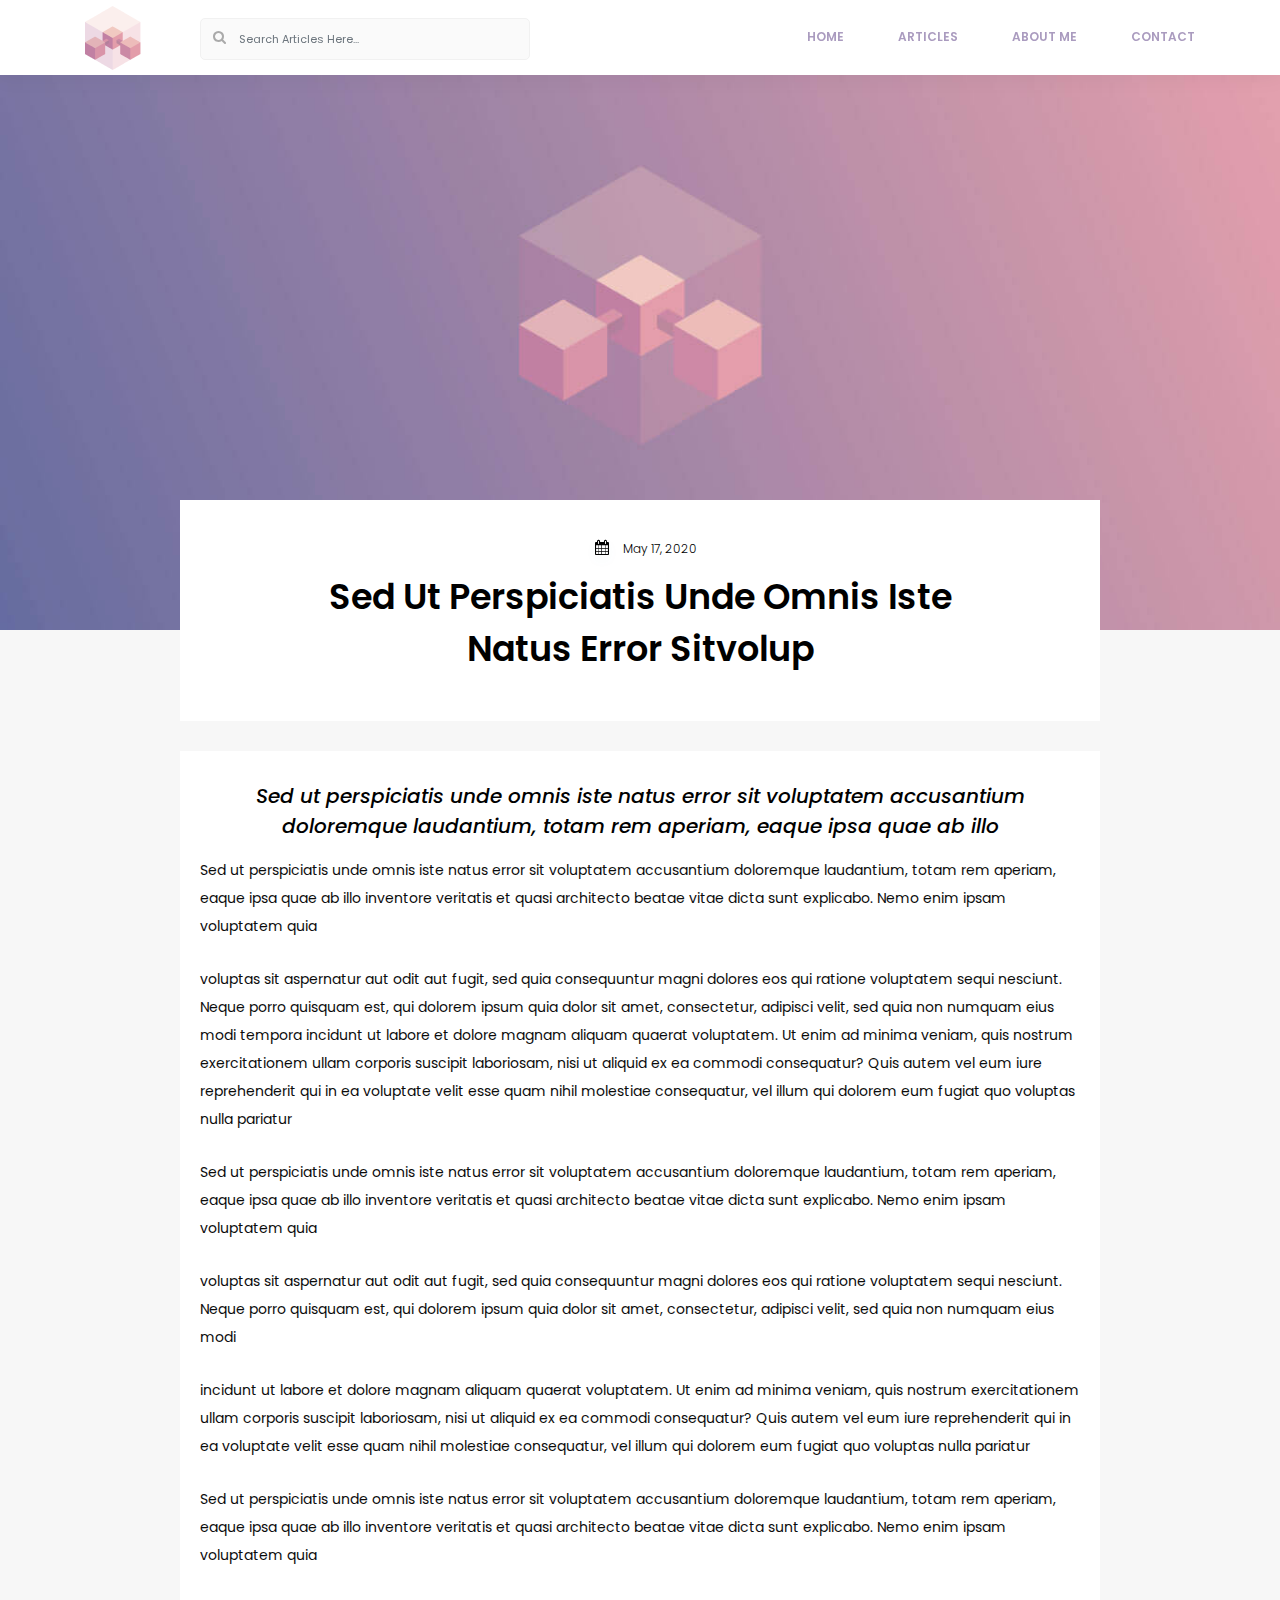
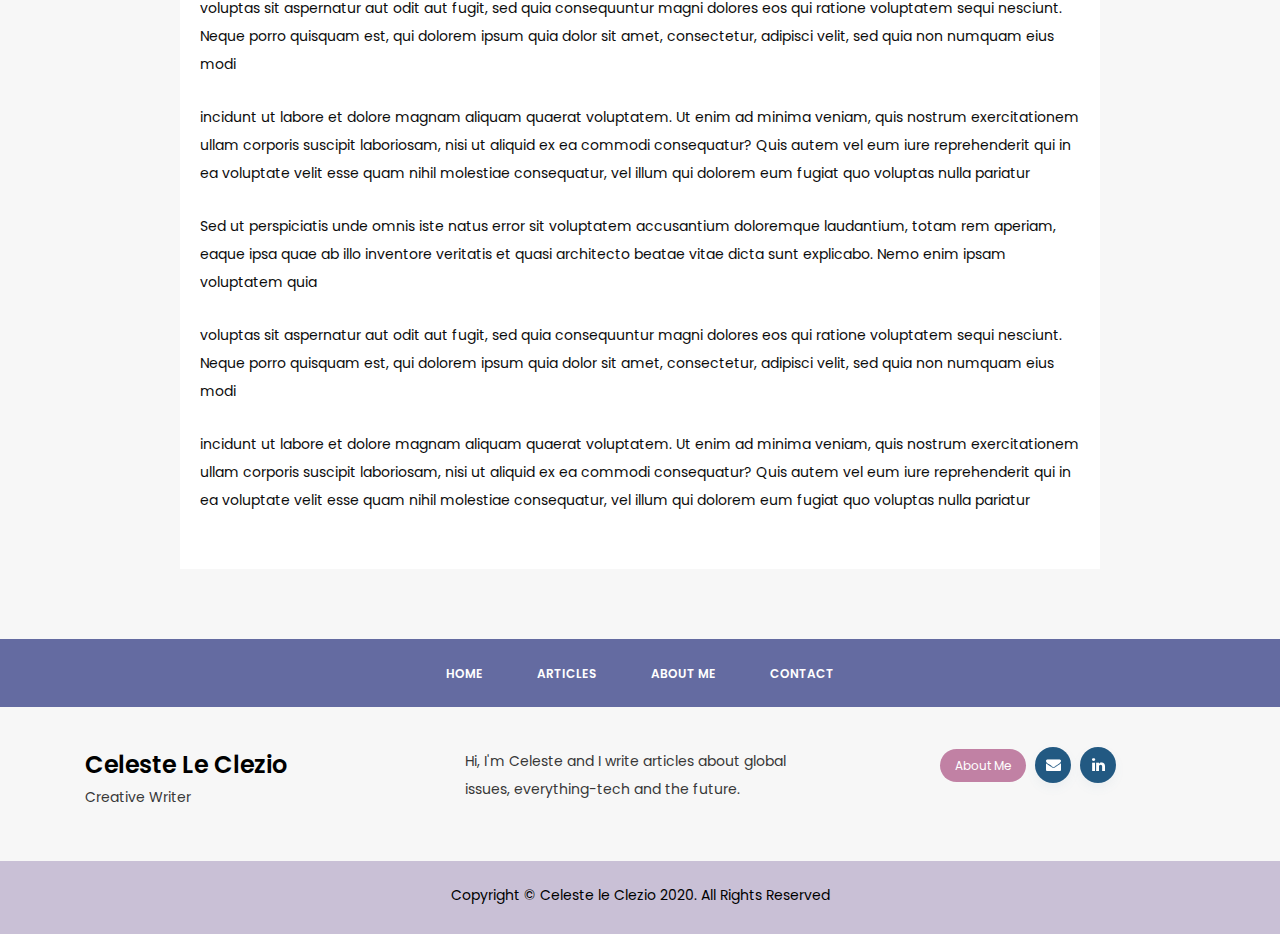
<file: full-post.html>
<!DOCTYPE html>
<html lang="en">

<head>
	<meta charset="UTF-8">
	<meta http-equiv="X-UA-Compatible" content="IE=edge">
	<meta name="viewport" content="width=device-width, initial-scale=1">
	<meta name="author" content="Abdur Rahman">

	<!-- Title -->
	<title>Articles</title>
	<!-- Fonts -->
	<link rel="preconnect" href="https://fonts.gstatic.com">
	<link href="https://fonts.googleapis.com/css2?family=Poppins:ital,wght@0,300;0,400;0,500;0,600;0,700;0,800;1,400;1,500;1,600;1,700&display=swap" rel="stylesheet">
		
	<!-- Bootstrap CSS -->
	<link type="text/css" rel="stylesheet"
		href="https://stackpath.bootstrapcdn.com/bootstrap/4.5.2/css/bootstrap.min.css">
	<!-- Font Awesome CSS -->
	<link rel="stylesheet" href="https://stackpath.bootstrapcdn.com/font-awesome/4.7.0/css/font-awesome.min.css"
		integrity="sha384-wvfXpqpZZVQGK6TAh5PVlGOfQNHSoD2xbE+QkPxCAFlNEevoEH3Sl0sibVcOQVnN" crossorigin="anonymous">
	<!-- Owl Carousel -->
	<link rel="stylesheet" href="assets/css/owl.carousel.css">
	<!-- slicknav CSS -->
	<link type="text/css" rel="stylesheet" href="assets/css/slicknav.min.css">
	<!-- style CSS -->
	<link type="text/css" rel="stylesheet" href="style.css">
	<!-- Responsive CSS -->
	<link type="text/css" rel="stylesheet" href="responsive.css">

	<!-- HTML5 shim and Respond.js for IE8 support of HTML5 elements and media queries -->
	<!-- WARNING: Respond.js doesn't work if you view the page via file:// -->
	<!-- [if It IE 9]>
			<script src="https://oss.maxcdn.com/html5shiv/3.7.2/html5shiv.min.js"></script>
			<script src="https://oss.maxcdn.com/respond/1.4.2/respond.min.js"></script>
		<![endif]-->
</head>

<body>
	<!-- Header Area Start -->
	<header class="header">
		<div class="container">
			<div class="row">
				<div class="col-12 col-md-1">
					<div class="logo text-center text-md-left">
						<!-- Logo Image -->
						<a href="index.html"><img src="assets/img/logo.png" alt="Logo"></a>
					</div><!-- /logo -->
				</div>

				<div class="col-12 col-md-4">
					<div class="header-right">
						<div class="search-box">
							<!-- <a href="#"><i class="fa fa-search"></i></a> -->
							<div class="form-group has-search">
								<span class="fa fa-search form-control-feedback"></span>
								<input type="text" class="form-control" placeholder="Search Articles Here...">
							</div>
							<!-- <input type="search" class="form-controll" name="search" id="search" placeholder="Search Articles Here..."> -->
						</div>
					</div><!-- /header-right -->
				</div>
				<div class="col-12 col-md-7 text-md-right text-center">
					<div class="main-menu" id="mobile-menu">
						<ul>
							<li><a href="index.html">Home</a></li>
							<li><a href="article.html">Articles</a></li>
							<li><a href="about.html">About Me</a></li>
							<li><a href="about.html#contact-sec">Contact</a></li>
						</ul>
					</div><!-- /main-menu -->
				</div>
			</div>
		</div>
	</header><!-- Header Area End -->

	<div class="article-fullpost">
		<div class="banner">
			<img src="assets/img/full-post-banner.jpg" alt="">
		</div><!-- /blog-thumbnails-->
		<div class="container">
			<div class="row">
				<div class="col-12 col-lg-10 offset-lg-1">
					<div class="single-blog-item  full-post full-blog">
						<div class="blog-content">
							<!--Article full Post header-->
							<div class="post-head">
								<div class="blog-info">
									<div class="blog-date">
										<h6><i class="fa fa-calendar"></i> May 17, 2020</h6>
									</div>
								</div><!-- /blog-info-->
								<div class="blog-title">
									<h2>Sed Ut Perspiciatis Unde Omnis Iste <br/>Natus Error Sitvolup</h2>
								</div><!-- /blog-title-->
							</div><!-- /post-head-->
							<div class="post-body">
								<h4>Sed ut perspiciatis unde omnis iste natus error sit voluptatem accusantium
								<br/>doloremque laudantium, totam rem aperiam, eaque ipsa quae ab illo</h4>
								<p>Sed ut perspiciatis unde omnis iste natus error sit voluptatem accusantium doloremque laudantium, totam rem aperiam, eaque ipsa quae ab illo inventore veritatis et quasi architecto beatae vitae dicta sunt explicabo. Nemo enim ipsam voluptatem quia </p>
								<p>voluptas sit aspernatur aut odit aut fugit, sed quia consequuntur magni dolores eos qui ratione voluptatem sequi nesciunt. Neque porro quisquam est, qui dolorem ipsum quia dolor sit amet, consectetur, adipisci velit, sed quia non numquam eius modi tempora incidunt ut labore et dolore magnam aliquam quaerat voluptatem. Ut enim ad minima veniam, quis nostrum exercitationem ullam corporis suscipit laboriosam, nisi ut aliquid ex ea commodi consequatur? Quis autem vel eum iure reprehenderit qui in ea voluptate velit esse quam nihil molestiae consequatur, vel illum qui dolorem eum fugiat quo voluptas nulla pariatur</p>
								<p>Sed ut perspiciatis unde omnis iste natus error sit voluptatem accusantium doloremque laudantium, totam rem aperiam, eaque ipsa quae ab illo inventore veritatis et quasi architecto beatae vitae dicta sunt explicabo. Nemo enim ipsam voluptatem quia </p>
								<p>voluptas sit aspernatur aut odit aut fugit, sed quia consequuntur magni dolores eos qui ratione voluptatem sequi nesciunt. Neque porro quisquam est, qui dolorem ipsum quia dolor sit amet, consectetur, adipisci velit, sed quia non numquam eius modi</p>
								<p>incidunt ut labore et dolore magnam aliquam quaerat voluptatem. Ut enim ad minima veniam, quis nostrum exercitationem ullam corporis suscipit laboriosam, nisi ut aliquid ex ea commodi consequatur? Quis autem vel eum iure reprehenderit qui in ea voluptate velit esse quam nihil molestiae consequatur, vel illum qui dolorem eum fugiat quo voluptas nulla pariatur</p>
								<p>Sed ut perspiciatis unde omnis iste natus error sit voluptatem accusantium doloremque laudantium, totam rem aperiam, eaque ipsa quae ab illo inventore veritatis et quasi architecto beatae vitae dicta sunt explicabo. Nemo enim ipsam voluptatem quia </p>
								<p>voluptas sit aspernatur aut odit aut fugit, sed quia consequuntur magni dolores eos qui ratione voluptatem sequi nesciunt. Neque porro quisquam est, qui dolorem ipsum quia dolor sit amet, consectetur, adipisci velit, sed quia non numquam eius modi</p>
								<p>incidunt ut labore et dolore magnam aliquam quaerat voluptatem. Ut enim ad minima veniam, quis nostrum exercitationem ullam corporis suscipit laboriosam, nisi ut aliquid ex ea commodi consequatur? Quis autem vel eum iure reprehenderit qui in ea voluptate velit esse quam nihil molestiae consequatur, vel illum qui dolorem eum fugiat quo voluptas nulla pariatur</p>
								<p>Sed ut perspiciatis unde omnis iste natus error sit voluptatem accusantium doloremque laudantium, totam rem aperiam, eaque ipsa quae ab illo inventore veritatis et quasi architecto beatae vitae dicta sunt explicabo. Nemo enim ipsam voluptatem quia </p>
								<p>voluptas sit aspernatur aut odit aut fugit, sed quia consequuntur magni dolores eos qui ratione voluptatem sequi nesciunt. Neque porro quisquam est, qui dolorem ipsum quia dolor sit amet, consectetur, adipisci velit, sed quia non numquam eius modi</p>
								<p>incidunt ut labore et dolore magnam aliquam quaerat voluptatem. Ut enim ad minima veniam, quis nostrum exercitationem ullam corporis suscipit laboriosam, nisi ut aliquid ex ea commodi consequatur? Quis autem vel eum iure reprehenderit qui in ea voluptate velit esse quam nihil molestiae consequatur, vel illum qui dolorem eum fugiat quo voluptas nulla pariatur</p>
							</div><!-- /post-body-->
						</div><!-- /blog-content-->
					</div><!-- /single-blog-item end-->
				</div>
			</div>
		</div><!-- /container End-->
	</div><!-- /article-fullpost End-->

	<!-- footer-area Start-->
	<footer class="footer-area">
		<!-- footer-area Start-->
		<div class="footer-menu">
			<div class="container">
				<div class="row">
					<div class="col-12">
						<ul>
							<li><a href="index.html">Home</a></li>
							<li><a href="article.html">Articles</a></li>
							<li><a href="about.html">About Me</a></li>
							<li><a href="about.html#contact-sec">Contact</a></li>
						</ul>
					</div>
				</div>
			</div>
		</div><!-- /footer-menu-->
		<div class="footer-middle">
			<div class="container">
				<div class="row">
					<div class="col-lg-3 col-md-3">
						<div class="footer-left single-footer">
							<h3>Celeste Le Clezio</h3>
							<p>Creative Writer</p>
						</div>
					</div>
					<div class="col-md-5 offset-lg-1 ">
						<div class="single-footer">
							<p>Hi, I'm Celeste and I write articles about global <br/>issues, everything-tech and the future.</p>
						</div>
					</div>
					<div class="col-lg-3 col-md-4">
						<div class="footer-right single-footer">
							<a href="about.html" class="celeste-btn">About Me</a>
							<a href="#"><i class="fa fa-envelope"></i></a>
							<a href="#"><i class="fa fa-linkedin"></i></a>
						</div>
					</div>
				</div>
			</div>
		</div><!-- /footer-middle-->
		<div class="copyright">
			<p>Copyright &copy; Celeste le Clezio 2020. All Rights Reserved</p>
		</div><!-- /copyright-->
	</footer><!-- /footer-area-->


	<!-- JavaScript -->
	<script type="text/javascript" src="assets/js/jquery-3.2.1.min.js"></script>
	<!-- slicknav Js -->
	<script src="assets/js/jquery.slicknav.min.js"></script>
	<!-- Owl Carousel -->
	<script src="assets/js/owl.carousel.min.js"></script>
	<!-- Bootstrap Js -->
	<script type="text/javascript" src="https://stackpath.bootstrapcdn.com/bootstrap/4.5.2/js/bootstrap.min.js">
	</script>
	<!-- Main Js -->
	<script type="text/javascript" src="assets/js/active.js"></script>
</body>

</html>
</file>
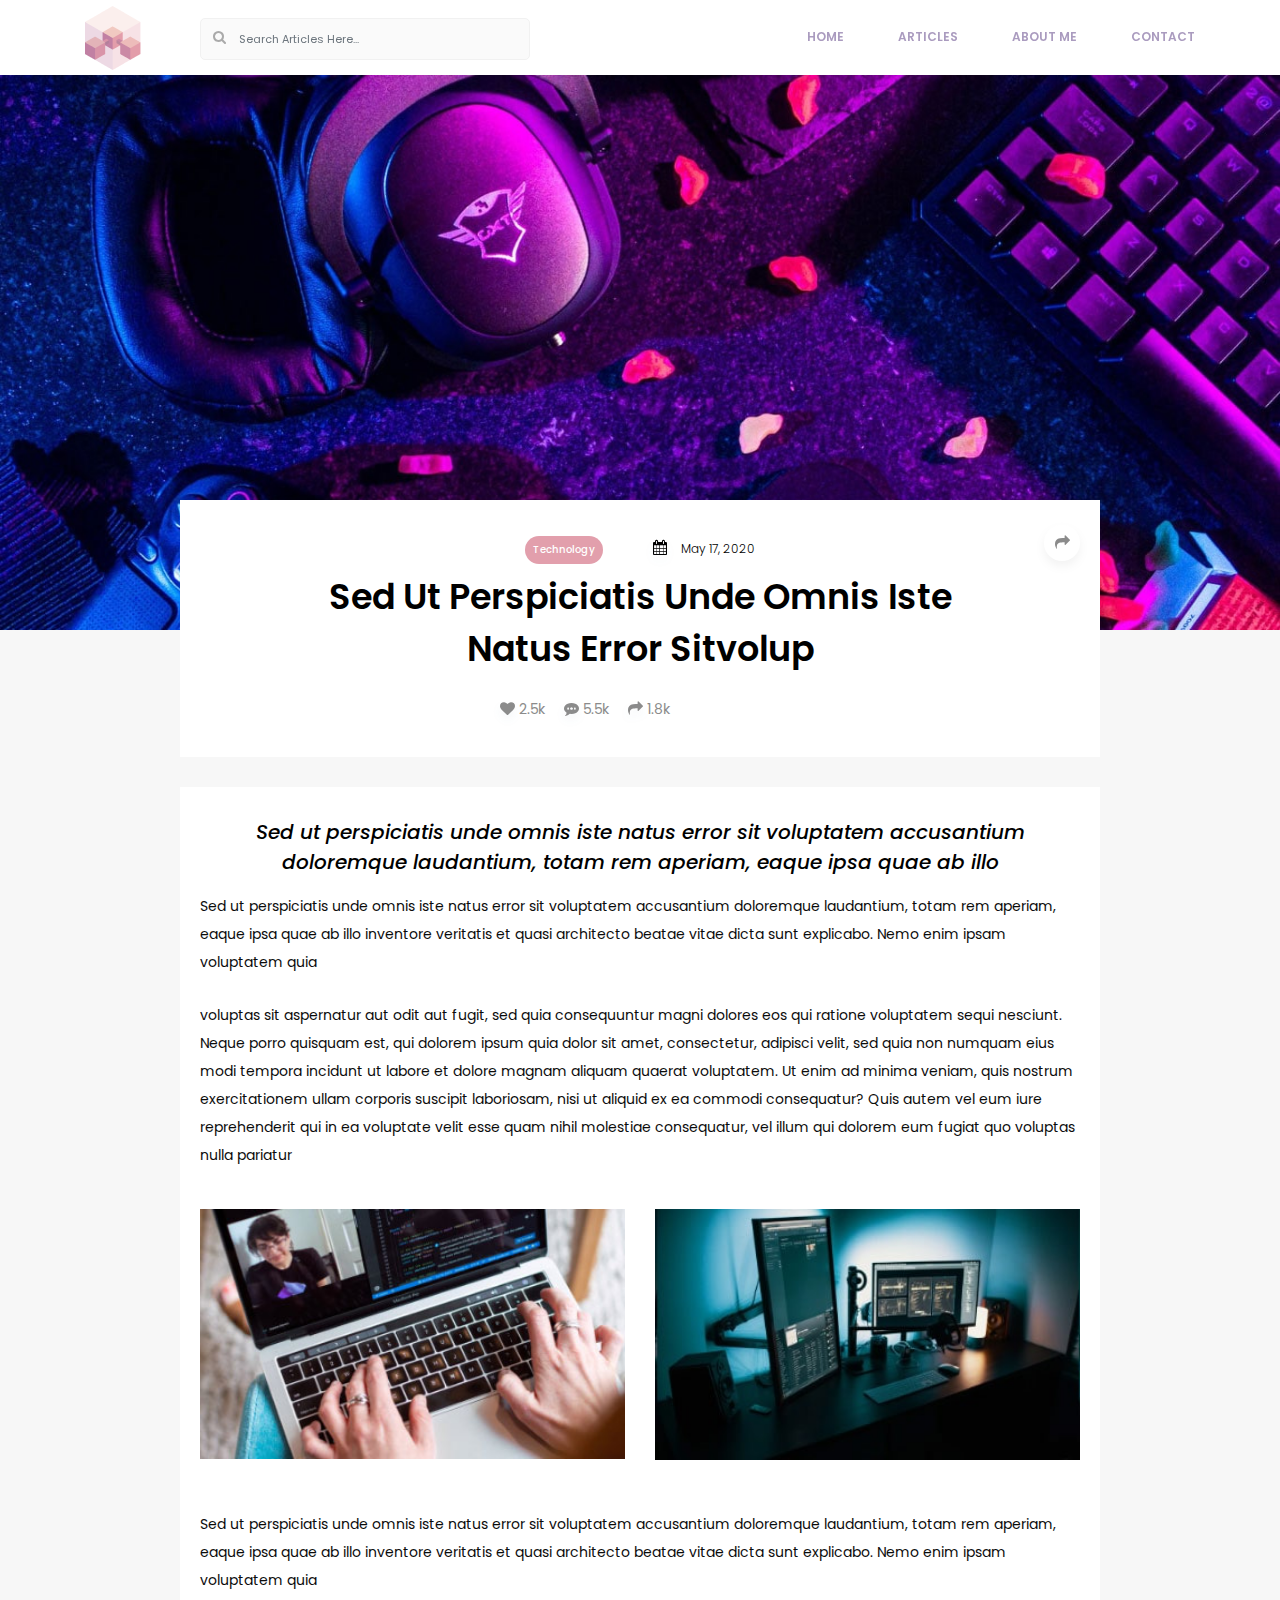
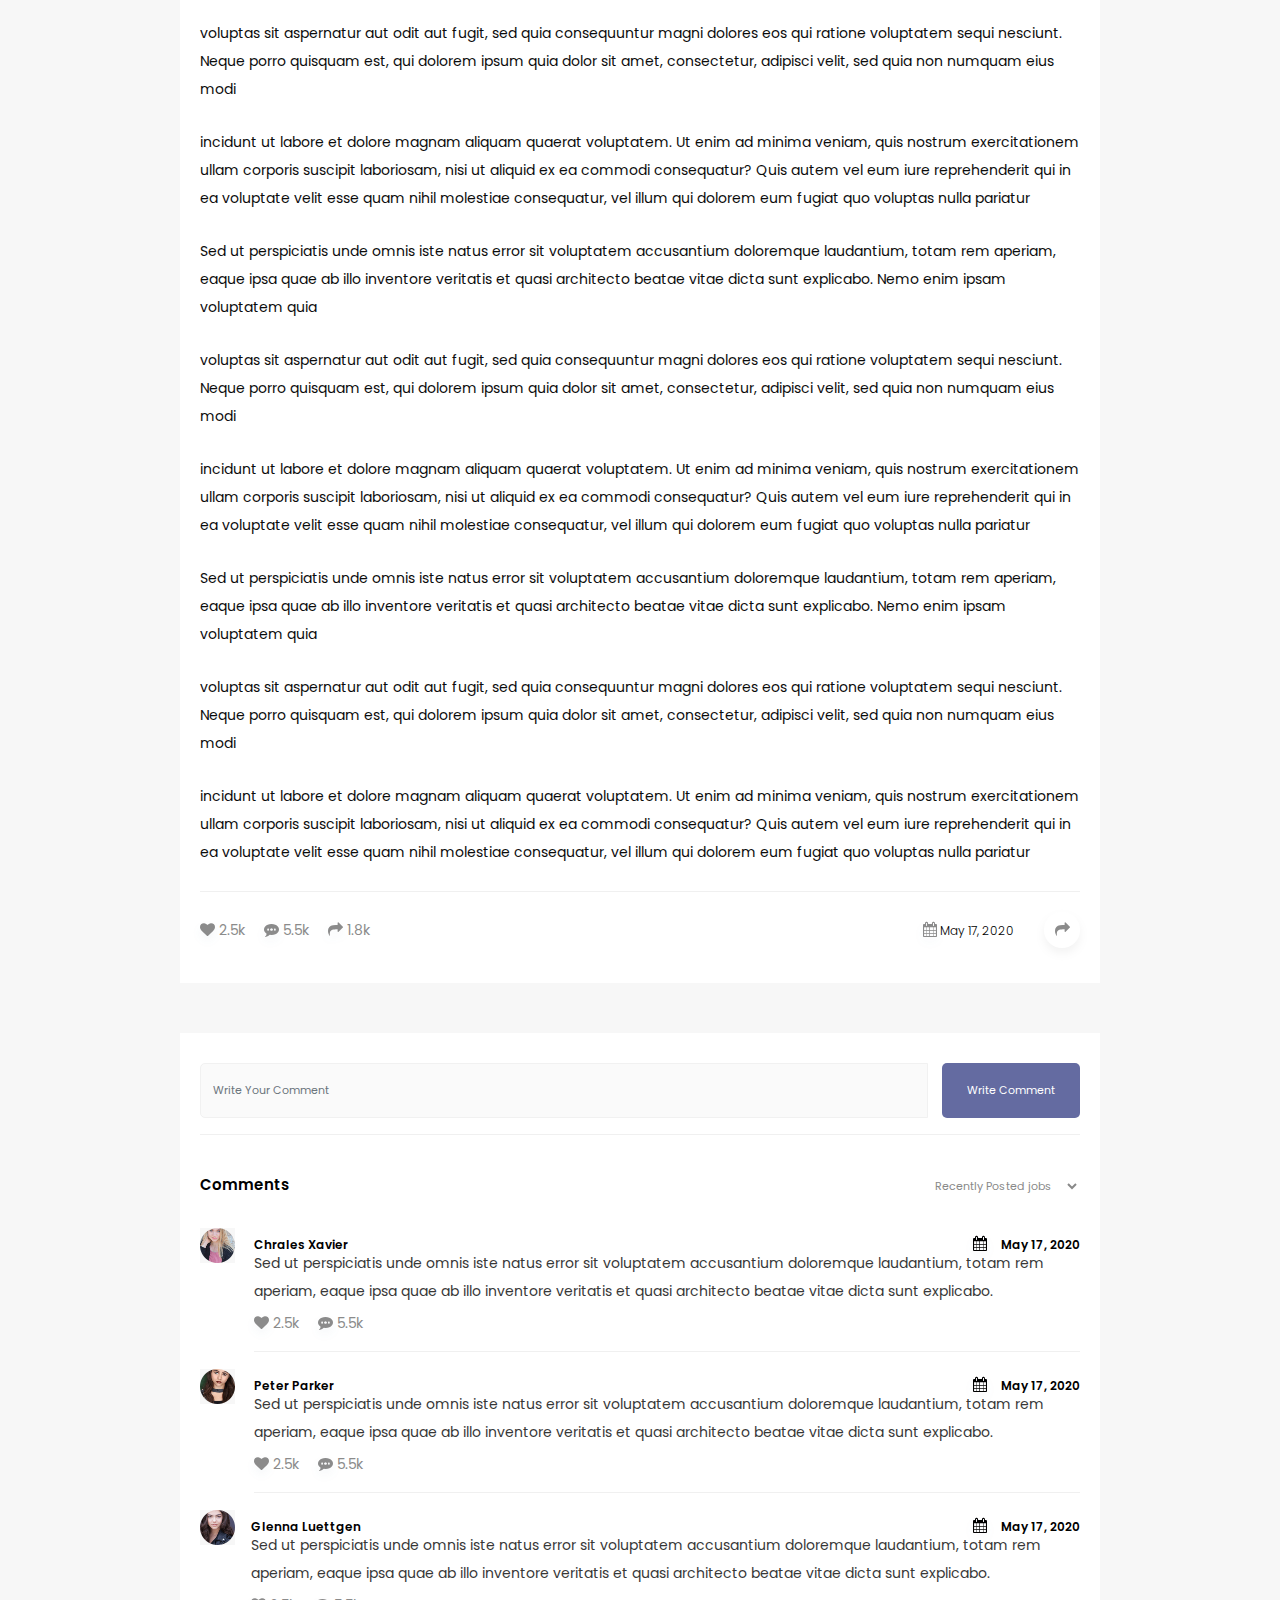
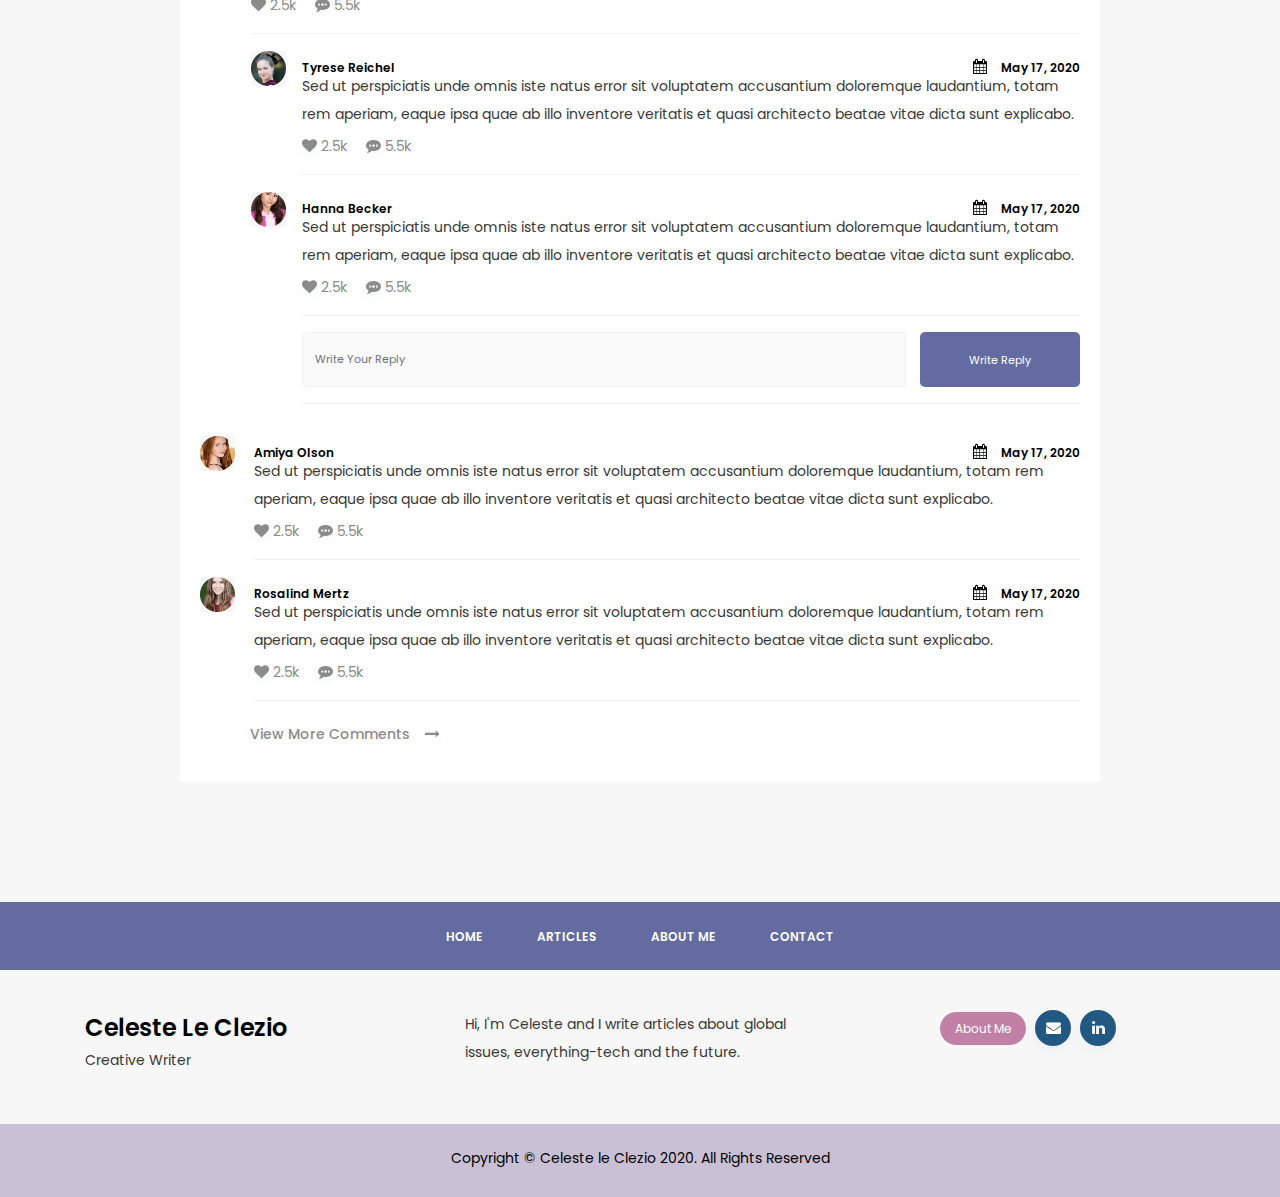
<file: single-article.html>
<!DOCTYPE html>
<html lang="en">

<head>
	<meta charset="UTF-8">
	<meta http-equiv="X-UA-Compatible" content="IE=edge">
	<meta name="viewport" content="width=device-width, initial-scale=1">
	<meta name="author" content="Abdur Rahman">

	<!-- Title -->
	<title>Articles</title>
	<!-- Fonts -->
	<link rel="preconnect" href="https://fonts.gstatic.com">
	<link href="https://fonts.googleapis.com/css2?family=Poppins:ital,wght@0,300;0,400;0,500;0,600;0,700;0,800;1,400;1,500;1,600;1,700&display=swap" rel="stylesheet">
		
	<!-- Bootstrap CSS -->
	<link type="text/css" rel="stylesheet"
		href="https://stackpath.bootstrapcdn.com/bootstrap/4.5.2/css/bootstrap.min.css">
	<!-- Font Awesome CSS -->
	<link rel="stylesheet" href="https://stackpath.bootstrapcdn.com/font-awesome/4.7.0/css/font-awesome.min.css"
		integrity="sha384-wvfXpqpZZVQGK6TAh5PVlGOfQNHSoD2xbE+QkPxCAFlNEevoEH3Sl0sibVcOQVnN" crossorigin="anonymous">
	<!-- Owl Carousel -->
	<link rel="stylesheet" href="assets/css/owl.carousel.css">
	<!-- slicknav CSS -->
	<link type="text/css" rel="stylesheet" href="assets/css/slicknav.min.css">
	<!-- style CSS -->
	<link type="text/css" rel="stylesheet" href="style.css">
	<!-- Responsive CSS -->
	<link type="text/css" rel="stylesheet" href="responsive.css">

	<!-- HTML5 shim and Respond.js for IE8 support of HTML5 elements and media queries -->
	<!-- WARNING: Respond.js doesn't work if you view the page via file:// -->
	<!-- [if It IE 9]>
			<script src="https://oss.maxcdn.com/html5shiv/3.7.2/html5shiv.min.js"></script>
			<script src="https://oss.maxcdn.com/respond/1.4.2/respond.min.js"></script>
		<![endif]-->
</head>

<body>
	<!-- Header Area Start -->
	<header class="header">
		<div class="container">
			<div class="row">
				<div class="col-12 col-md-1">
					<div class="logo text-center text-md-left">
						<!-- Logo Image -->
						<a href="index.html"><img src="assets/img/logo.png" alt="Logo"></a>
					</div><!-- /logo -->
				</div>

				<div class="col-12 col-md-4">
					<div class="header-right">
						<div class="search-box">
							<!-- <a href="#"><i class="fa fa-search"></i></a> -->
							<div class="form-group has-search">
								<span class="fa fa-search form-control-feedback"></span>
								<input type="text" class="form-control" placeholder="Search Articles Here...">
							</div>
							<!-- <input type="search" class="form-controll" name="search" id="search" placeholder="Search Articles Here..."> -->
						</div>
					</div><!-- /header-right -->
				</div>
				<div class="col-12 col-md-7 text-md-right text-center">
					<div class="main-menu" id="mobile-menu">
						<ul>
							<li><a href="index.html">Home</a></li>
							<li><a href="article.html">Articles</a></li>
							<li><a href="about.html">About Me</a></li>
							<li><a href="about.html#contact-sec">Contact</a></li>
						</ul>
					</div><!-- /main-menu -->
				</div>
			</div>
		</div>
	</header><!-- Header Area End -->

	<div class="article-fullpost">
		<div class="banner">
			<img src="assets/img/full-article-banner.jpg" alt="">
		</div><!-- /blog-thumbnails-->
		<div class="container">
			<div class="row">
				<div class="col-12 col-lg-10 offset-lg-1">
					<div class="single-blog-item full-article-post full-post">
						<div class="blog-content">
							<!--Article full Post header-->
							<div class="post-head">
								<div class="blog-info">
									<div class="category">
										<a href="#" class="celeste-btn">Technology</a>
									</div>
									<div class="blog-date">
										<h6><i class="fa fa-calendar"></i> May 17, 2020</h6>
									</div>
								</div><!-- /blog-info-->
								<div class="blog-title">
									<h2>Sed Ut Perspiciatis Unde Omnis Iste <br/>Natus Error Sitvolup</h2>
								</div><!-- /blog-title-->
								<div class="reactions">
									<div class="count-btns">
										<span><button><i class="fa fa-heart"></i></button> 2.5k</span>
										<span><button><i class="fa fa-commenting"></i></button> 5.5k</span>
										<span class="count-share-btn"><button><i class="fa fa-share"></i></button> 1.8k</span>
									</div>
									<div class="share-btn">
										<button><i class="fa fa-share"></i></a></button>
									</div>
								</div><!-- /reactions-->
							</div><!-- /post-head-->
							<div class="post-body">
								<h4>Sed ut perspiciatis unde omnis iste natus error sit voluptatem accusantium
								<br/>doloremque laudantium, totam rem aperiam, eaque ipsa quae ab illo</h4>
								<p>Sed ut perspiciatis unde omnis iste natus error sit voluptatem accusantium doloremque laudantium, totam rem aperiam, eaque ipsa quae ab illo inventore veritatis et quasi architecto beatae vitae dicta sunt explicabo. Nemo enim ipsam voluptatem quia </p>
								<p>voluptas sit aspernatur aut odit aut fugit, sed quia consequuntur magni dolores eos qui ratione voluptatem sequi nesciunt. Neque porro quisquam est, qui dolorem ipsum quia dolor sit amet, consectetur, adipisci velit, sed quia non numquam eius modi tempora incidunt ut labore et dolore magnam aliquam quaerat voluptatem. Ut enim ad minima veniam, quis nostrum exercitationem ullam corporis suscipit laboriosam, nisi ut aliquid ex ea commodi consequatur? Quis autem vel eum iure reprehenderit qui in ea voluptate velit esse quam nihil molestiae consequatur, vel illum qui dolorem eum fugiat quo voluptas nulla pariatur</p>
								<div class="blog-imgs">
									<div class="row">
										<div class="col-md-6">
											<img src="assets/img/full-post-content-img.jpg" alt="">
										</div>
										<div class="col-md-6">
											<img src="assets/img/full-post-content-img2.jpg" alt="">
										</div>
									</div>									
								</div><!-- /blog-imgs-->
								<p>Sed ut perspiciatis unde omnis iste natus error sit voluptatem accusantium doloremque laudantium, totam rem aperiam, eaque ipsa quae ab illo inventore veritatis et quasi architecto beatae vitae dicta sunt explicabo. Nemo enim ipsam voluptatem quia </p>
								<p>voluptas sit aspernatur aut odit aut fugit, sed quia consequuntur magni dolores eos qui ratione voluptatem sequi nesciunt. Neque porro quisquam est, qui dolorem ipsum quia dolor sit amet, consectetur, adipisci velit, sed quia non numquam eius modi</p>
								<p>incidunt ut labore et dolore magnam aliquam quaerat voluptatem. Ut enim ad minima veniam, quis nostrum exercitationem ullam corporis suscipit laboriosam, nisi ut aliquid ex ea commodi consequatur? Quis autem vel eum iure reprehenderit qui in ea voluptate velit esse quam nihil molestiae consequatur, vel illum qui dolorem eum fugiat quo voluptas nulla pariatur</p>
								<p>Sed ut perspiciatis unde omnis iste natus error sit voluptatem accusantium doloremque laudantium, totam rem aperiam, eaque ipsa quae ab illo inventore veritatis et quasi architecto beatae vitae dicta sunt explicabo. Nemo enim ipsam voluptatem quia </p>
								<p>voluptas sit aspernatur aut odit aut fugit, sed quia consequuntur magni dolores eos qui ratione voluptatem sequi nesciunt. Neque porro quisquam est, qui dolorem ipsum quia dolor sit amet, consectetur, adipisci velit, sed quia non numquam eius modi</p>
								<p>incidunt ut labore et dolore magnam aliquam quaerat voluptatem. Ut enim ad minima veniam, quis nostrum exercitationem ullam corporis suscipit laboriosam, nisi ut aliquid ex ea commodi consequatur? Quis autem vel eum iure reprehenderit qui in ea voluptate velit esse quam nihil molestiae consequatur, vel illum qui dolorem eum fugiat quo voluptas nulla pariatur</p>
								<p>Sed ut perspiciatis unde omnis iste natus error sit voluptatem accusantium doloremque laudantium, totam rem aperiam, eaque ipsa quae ab illo inventore veritatis et quasi architecto beatae vitae dicta sunt explicabo. Nemo enim ipsam voluptatem quia </p>
								<p>voluptas sit aspernatur aut odit aut fugit, sed quia consequuntur magni dolores eos qui ratione voluptatem sequi nesciunt. Neque porro quisquam est, qui dolorem ipsum quia dolor sit amet, consectetur, adipisci velit, sed quia non numquam eius modi</p>
								<p>incidunt ut labore et dolore magnam aliquam quaerat voluptatem. Ut enim ad minima veniam, quis nostrum exercitationem ullam corporis suscipit laboriosam, nisi ut aliquid ex ea commodi consequatur? Quis autem vel eum iure reprehenderit qui in ea voluptate velit esse quam nihil molestiae consequatur, vel illum qui dolorem eum fugiat quo voluptas nulla pariatur</p>
								<div class="reactions">
									<div class="count-btns">
										<span><button><i class="fa fa-heart"></i></button> 2.5k</span>
										<span><button><i class="fa fa-commenting"></i></button> 5.5k</span>
										<span class="count-share-btn"><button><i class="fa fa-share"></i></button> 1.8k</span>
									</div>
									<div class="blog-date">
										<h6><i class="fa fa-calendar"></i> May 17, 2020</h6>
									</div>
									<div class="share-btn">
										
										<button><i class="fa fa-share"></i></a></button>
									</div>
								</div><!-- /reactions-->
							</div><!-- /post-body-->
						</div><!-- /blog-content-->

						<!-- Articles Comments Section  -->
						<div class="comments-section">
							<form action="">
								<div class="input-group mb-3">
									<input type="text" class="form-control" placeholder="Write Your Comment">
									<div class="input-group-append">
									<button class="btn comments-btn px-4" type="button">Write Comment</button>
									</div>
								</div>
							</form><!-- /comments form-->
							<!-- comment bottm border  -->
							<div class="bottm-border"></div>
							<!-- /comment bottm border End -->
							<div class="comments-header">
								<div class="comment-title">
									<h5>Comments</h5>
								</div>
								<div class="comment-type">
									<select class="form-control">
										<option>Recently Posted jobs</option>
										<option>All Posted jobs</option>
										<option>Old Posted jobs</option>
									  </select>
								</div>
							</div><!-- /comments-header-->
							<div class="comment-item main-comment">
								<div class="profile">
									<img src="assets/img/ChralesXavier.png" alt="">
								</div><!-- /profile-->
								<div class="comment-desc">
									<div class="desc-title">
										<h6>Chrales Xavier</h6>
										<div class="blog-date">
											<h6><i class="fa fa-calendar"></i> May 17, 2020</h6>
										</div>
									</div><!-- /desc-title-->
									<p>Sed ut perspiciatis unde omnis iste natus error sit voluptatem accusantium doloremque laudantium, totam rem aperiam, eaque ipsa quae ab illo inventore veritatis et quasi architecto beatae vitae dicta sunt explicabo.</p>
									<div class="reactions">
										<div class="count-btns">
											<span><button><i class="fa fa-heart"></i></button> 2.5k</span>
											<span><button><i class="fa fa-commenting"></i></button> 5.5k</span>
										</div>
									</div><!-- /reactions-->
									<!-- comment bottm border  -->
									<div class="bottm-border"></div>
									<!-- /comment bottm border End -->
								</div><!-- /comment-desc-->	
							</div><!-- /comment-item main-comment-->
							<div class="comment-item main-comment">
								<div class="profile">
									<img src="assets/img/PeterParker.png" alt="">
								</div><!-- /profile-->
								<div class="comment-desc">
									<div class="desc-title">
										<h6>Peter Parker</h6>
										<div class="blog-date">
											<h6><i class="fa fa-calendar"></i> May 17, 2020</h6>
										</div>
									</div><!-- /desc-title-->
									<p>Sed ut perspiciatis unde omnis iste natus error sit voluptatem accusantium doloremque laudantium, totam rem aperiam, eaque ipsa quae ab illo inventore veritatis et quasi architecto beatae vitae dicta sunt explicabo.</p>
									<div class="reactions">
										<div class="count-btns">
											<span><button><i class="fa fa-heart"></i></button> 2.5k</span>
											<span><button><i class="fa fa-commenting"></i></button> 5.5k</span>
										</div>
									</div><!-- /reactions-->
									<!-- comment bottm border  -->
									<div class="bottm-border"></div>
									<!-- /comment bottm border End -->
								</div><!-- /comment-desc-->	
							</div><!-- /comment-item main-comment-->
							<div class="comment-item main-comment">
								<div class="profile">
									<img src="assets/img/GlennaLuettgen.png" alt="">
								</div><!-- /profile-->
								<div class="comment-desc">
									<div class="desc-title">
										<h6>Glenna Luettgen</h6>
										<div class="blog-date">
											<h6><i class="fa fa-calendar"></i> May 17, 2020</h6>
										</div>
									</div><!-- /desc-title-->
									<p>Sed ut perspiciatis unde omnis iste natus error sit voluptatem accusantium doloremque laudantium, totam rem aperiam, eaque ipsa quae ab illo inventore veritatis et quasi architecto beatae vitae dicta sunt explicabo.</p>
									<div class="reactions">
										<div class="count-btns">
											<span><button><i class="fa fa-heart"></i></button> 2.5k</span>
											<span><button><i class="fa fa-commenting"></i></button> 5.5k</span>
										</div>
									</div><!-- /reactions-->
									<!-- comment bottm border  -->
									<div class="bottm-border"></div>
									<!-- /comment bottm border End -->
									<div class="replay-comment comment-item">
										<div class="profile">
											<img src="assets/img/TyreseReichel.png" alt="">
										</div><!-- /profile-->
										<div class="comment-desc">
											<div class="desc-title">
												<h6>Tyrese Reichel</h6>
												<div class="blog-date">
													<h6><i class="fa fa-calendar"></i> May 17, 2020</h6>
												</div>
											</div><!-- /desc-title-->
											<p>Sed ut perspiciatis unde omnis iste natus error sit voluptatem accusantium doloremque laudantium, totam rem aperiam, eaque ipsa quae ab illo inventore veritatis et quasi architecto beatae vitae dicta sunt explicabo.</p>
											<div class="reactions">
												<div class="count-btns">
													<span><button><i class="fa fa-heart"></i></button> 2.5k</span>
													<span><button><i class="fa fa-commenting"></i></button> 5.5k</span>
												</div>
											</div><!-- /reactions-->
											<!-- comment bottm border  -->
										<div class="bottm-border"></div>
										<!-- /comment bottm border End -->
										</div><!-- /comment-desc-->	
									</div><!-- /replay-comment-->
									<div class="replay-comment comment-item">
										<div class="profile">
											<img src="assets/img/HannaBecker.png" alt="">
										</div><!-- /profile-->
										<div class="comment-desc">
											<div class="desc-title">
												<h6>Hanna Becker</h6>
												<div class="blog-date">
													<h6><i class="fa fa-calendar"></i> May 17, 2020</h6>
												</div>
											</div><!-- /desc-title-->
											<p>Sed ut perspiciatis unde omnis iste natus error sit voluptatem accusantium doloremque laudantium, totam rem aperiam, eaque ipsa quae ab illo inventore veritatis et quasi architecto beatae vitae dicta sunt explicabo.</p>
											<div class="reactions">
												<div class="count-btns">
													<span><button><i class="fa fa-heart"></i></button> 2.5k</span>
													<span><button><i class="fa fa-commenting"></i></button> 5.5k</span>
												</div>
											</div><!-- /reactions-->
											<!-- comment bottm border  -->
											<div class="bottm-border"></div>
											<!-- /comment bottm border End -->
											<form action="">
												<div class="input-group my-3">
													<input type="text" class="form-control" placeholder="Write Your Reply">
													<div class="input-group-append">
													<button class="btn comments-btn px-5" type="button">Write Reply</button>
													</div>
												</div>
											</form><!-- /comments form-->
											<!-- comment bottm border  -->
											<div class="bottm-border"></div>
											<!-- /comment bottm border End -->
										</div><!-- /comment-desc-->	
									</div><!-- /replay-comment-->
									
								</div><!-- /comment-desc-->	
							</div><!-- /comment-item main-comment-->
							<div class="comment-item main-comment">
								<div class="profile">
									<img src="assets/img/AmiyaOlson.png" alt="">
								</div><!-- /profile-->
								<div class="comment-desc">
									<div class="desc-title">
										<h6>Amiya Olson</h6>
										<div class="blog-date">
											<h6><i class="fa fa-calendar"></i> May 17, 2020</h6>
										</div>
									</div><!-- /desc-title-->
									<p>Sed ut perspiciatis unde omnis iste natus error sit voluptatem accusantium doloremque laudantium, totam rem aperiam, eaque ipsa quae ab illo inventore veritatis et quasi architecto beatae vitae dicta sunt explicabo.</p>
									<div class="reactions">
										<div class="count-btns">
											<span><button><i class="fa fa-heart"></i></button> 2.5k</span>
											<span><button><i class="fa fa-commenting"></i></button> 5.5k</span>
										</div>
									</div><!-- /reactions-->
									<!-- comment bottm border  -->
									<div class="bottm-border"></div>
									<!-- /comment bottm border End -->
								</div><!-- /comment-desc-->	
							</div><!-- /comment-item main-comment-->
							<div class="comment-item main-comment">
								<div class="profile">
									<img src="assets/img/RosalindMertz.png" alt="">
								</div><!-- /profile-->
								<div class="comment-desc">
									<div class="desc-title">
										<h6>Rosalind Mertz</h6>
										<div class="blog-date">
											<h6><i class="fa fa-calendar"></i> May 17, 2020</h6>
										</div>
									</div><!-- /desc-title-->
									<p>Sed ut perspiciatis unde omnis iste natus error sit voluptatem accusantium doloremque laudantium, totam rem aperiam, eaque ipsa quae ab illo inventore veritatis et quasi architecto beatae vitae dicta sunt explicabo.</p>
									<div class="reactions">
										<div class="count-btns">
											<span><button><i class="fa fa-heart"></i></button> 2.5k</span>
											<span><button><i class="fa fa-commenting"></i></button> 5.5k</span>
										</div>
									</div><!-- /reactions-->
									<!-- comment bottm border  -->
									<div class="bottm-border"></div>
									<!-- /comment bottm border End -->
								</div><!-- /comment-desc-->	
							</div><!-- /comment-item main-comment-->
							<div class="more-comment-btn">
								<a href="#">View More Comments <i class="fa fa-long-arrow-right"></i></a>
							</div>
						</div><!-- /comments-section-->
					</div><!-- /single-blog-item end-->
				</div>
			</div>
		</div><!-- /container End-->
	</div><!-- /article-fullpost End-->

	<!-- footer-area Start-->
	<footer class="footer-area">
		<!-- footer-area Start-->
		<div class="footer-menu">
			<div class="container">
				<div class="row">
					<div class="col-12">
						<ul>
							<li><a href="index.html">Home</a></li>
							<li><a href="article.html">Articles</a></li>
							<li><a href="about.html">About Me</a></li>
							<li><a href="about.html#contact-sec">Contact</a></li>
						</ul>
					</div>
				</div>
			</div>
		</div><!-- /footer-menu-->
		<div class="footer-middle">
			<div class="container">
				<div class="row">
					<div class="col-lg-3 col-md-3">
						<div class="footer-left single-footer">
							<h3>Celeste Le Clezio</h3>
							<p>Creative Writer</p>
						</div>
					</div>
					<div class="col-md-5 offset-lg-1 ">
						<div class="single-footer">
							<p>Hi, I'm Celeste and I write articles about global <br/>issues, everything-tech and the future.</p>
						</div>
					</div>
					<div class="col-lg-3 col-md-4">
						<div class="footer-right single-footer">
							<a href="about.html" class="celeste-btn">About Me</a>
							<a href="#"><i class="fa fa-envelope"></i></a>
							<a href="#"><i class="fa fa-linkedin"></i></a>
						</div>
					</div>
				</div>
			</div>
		</div><!-- /footer-middle-->
		<div class="copyright">
			<p>Copyright &copy; Celeste le Clezio 2020. All Rights Reserved</p>
		</div><!-- /copyright-->
	</footer><!-- /footer-area-->


	<!-- JavaScript -->
	<script type="text/javascript" src="assets/js/jquery-3.2.1.min.js"></script>
	<!-- slicknav Js -->
	<script src="assets/js/jquery.slicknav.min.js"></script>
	<!-- Owl Carousel -->
	<script src="assets/js/owl.carousel.min.js"></script>
	<!-- Bootstrap Js -->
	<script type="text/javascript" src="https://stackpath.bootstrapcdn.com/bootstrap/4.5.2/js/bootstrap.min.js">
	</script>
	<!-- Main Js -->
	<script type="text/javascript" src="assets/js/active.js"></script>
</body>

</html>
</file>
<file: style.css>
/*=================================
Author: Md Abdur Rahman
Updated: 30 Desember, 2020

===================================*/

/* =========================
=== Basic  Css Start===
============================*/

* {
  margin: 0;
  padding: 0;
}

body {
  font-size: 14px;
  line-height: 2;
  color: #383838;
  background-color: #f7f7f7;
  font-weight: 400;
  font-family: "Poppins";
}

img {
  height: auto;
  max-width: 100%;
  border: none;
}

body,
html {
  height: 100%;
}

a,
a:hover {
  text-decoration: none;
}

a:focus {
  color: #000;
  text-decoration: none;
}

a:focus,
input:focus,
textarea:focus,
button:focus {
  outline: 0 solid;
}

h1,
h2,
h3,
h4,
h5,
h6 {
  font-weight: 600;
  font-family: "Poppins";
  margin-bottom: 15px;
  margin-top: 0;
  line-height: 1.5;
  color: #000000;
}
h2{
  font-size: 35px;
}
h3 {
  font-size: 24px;
}
h4 {
  font-size: 20px;
}
h5 {
  font-size: 15px;
}
h6 {
  font-size: 12px;
}
ul{
  margin: 0;
  padding: 0;
  list-style: none;
}
p {
  margin-bottom: 10px;
  margin-top: 0;
}

.float_left {
  float: left;
}

.float_right {
  float: right;
}

.fix:before,
.fix:after {
  content: '';
  display: table;
}

.fix:after {
  clear: both;
}

.section-padding {
  padding: 50px 0;
}

/* =========================
=== Basic  Css End===
============================*/



/* =========================
=== Header  Css Start===
============================*/
.header {
  position: relative;
  z-index: 1;
  filter: drop-shadow(0px 1px 10px rgba(0,0,0,0.05));
  background-color: #ffffff;
}


.half-header-bg {
  position: relative;
  z-index: 1;
}


.logo{
  width: 140px;
}

.logo img {
  max-width: 115px;
  padding-top: 6px;
}


.main-menu ul {
  margin: 0;
  padding: 0;
  list-style: none;
}

.main-menu li {
  display: inline-block;
  padding-left: 25px;
  padding-right: 25px;
}
.main-menu li:last-child {
  padding-right: 0;
}
.main-menu li a {
  display: block;
  text-transform: uppercase;
  font-size: 12px;
  color: #aa9bbf;
  font-weight: 600;
  font-family: "Poppins";
  padding-bottom: 15px;
  padding-top: 25px;
  border-bottom: 3px solid transparent;
  
}
.main-menu li a:hover{
  border-bottom: 3px solid;
}

.language i.fa {
  color: #fff;
  font-size: 25px;
  width: 18%;
  cursor: pointer;
  padding-left: 15px;
}

.language {
  display: inline-block;
}

.header-right {
  padding: 15px 0;
}


.slicknav_menu {
  display:none;
}


.search-box .form-group.has-search {
  margin-bottom: 0;
  margin-top: 3px;
  margin-left: 20px;
}
.has-search .form-control {
  padding-left: 2.375rem;
}

.has-search .form-control-feedback {
  position: absolute;
  z-index: 2;
  display: block;
  width: 2.375rem;
  height: 2.375rem;
  line-height: 2.375rem;
  text-align: center;
  pointer-events: none;
  color: #aaa;
  
}
.form-control {
  display: block;
  width: 100%;
  height: 42px;
  padding: .375rem .75rem;
  font-weight: 400;
  line-height: 1.5;
  background-clip: padding-box;
  transition: border-color .15s ease-in-out,box-shadow .15s ease-in-out;
  border-radius: 5px;
  background-color: #fafafa;
  border: 0.5px solid #f1f1f1;
  font-size: 11px;
  color: #898989;
}

/* =========================
=== Header  Css End===
============================*/


/* =========================
=== Footer  Css Start===
============================*/
.footer-menu ul li {
  list-style: none;
  display: inline-block;
  padding-right: 25px;
  padding-left: 25px;
}

.footer-menu li a {
  font-size: 12px;
  color: #ffffff;
  font-weight: 600;
  font-family: "Poppins";
  text-transform: uppercase;
}
footer.footer-area {
  margin-top: 70px;
}
.footer-menu {
  background-color: #646ba1;
  text-align: center;
  padding: 20px 0;
}

.footer-menu ul {
  margin: 0;
}
.footer-left h3 {
  margin-bottom: 0;
}

.footer-middle {
  padding: 40px;
}
.footer-right a {
  color: #fff;
  margin-right: 5px;
}
.celeste-btn {
  color: #fff;
  padding: 8px 15px;
  background-color: #c181a4;
  border-radius: 18px;
  font-size: 12px;
  margin-right: 10px;
}

.footer-right a i {
  background-color: #225982;
}
i.fa {
  font-size: 15px;
  width: 36px;
  height: 36px;
  border-radius: 18px;
  filter: drop-shadow(0px 5px 5px rgba(34,89,130,0.05));
  line-height: 36px;
  text-align: center;
}
.footer-right a i.fa.fa-envelope-o {
  background-color: #656ca0;
}
.copyright {
  text-align: center;
  color: #000000;
  background-color: #c9c0d6;
  padding-top: 20px;
  padding-bottom: 15px;
}

/* =========================
=== Footer  Css End===
============================*/



/* =========================
=== Home Page  Css Start===
============================*/

/* Home page Banner CSS  */
.home-banner{
  background-image: url('assets/img/home-banner.jpg');
  background-position: center;
  background-size: cover;
  padding: 90px 0;
}
.home-banner,
.banner-text h1, 
.banner-text h3 {
  color: #ffffff;
}
.banner-text h1 {
  font-size: 55px;
  margin-bottom: 25px;
  font-weight: 400;
}

.banner-text h3 {
  margin-bottom: 40px;
}

/* Home page Banner CSS end */


/* Home page Blog Post CSS  */
.blog-section {
  padding: 25px 0;
}
.blog-section.home-blog {
  padding-top: 70px;
}
.single-blog-item {
  background-color: #ffffff;
}

.single-blog-item h3 {
  color: #0c0c0c;
  font-weight: 700;
  margin-bottom: 30px;
}

.letest-bost .single-blog-item.full-thumb-blog h3 {
  font-weight: 600;
  margin-bottom: 15px;
 
}

.single-blog-item .blog-content {
  color: #0c0c0c;
  font-weight: 400;
  padding: 30px 20px;
}
.blog-thumbnails img {
    width: 100%;
}
.blog-btn a {
  font-size: 13px;
  text-decoration: underline;
  color: #656ca0;
  font-weight: 600;
}
/* Category , slider and profile Css  */

.full-thumb-blog{
  position: relative;
}
.blog-info a.celeste-btn.cloud {
  background-color: #656ca0;
}
.blog-info a.celeste-btn.hosting {
  background-color: #f1cac3;
}
.blog-info a.celeste-btn {
    padding: 4px 8px;
    color: #ffffff;
    font-weight: 500;
    font-size: 10px;
    background-color: #e29fac;
    display: inline-block;
    margin-right: 0;
}

.blog-info {
    display: flex;
    align-items: baseline;
}

.blog-date h6 {
    font-weight: 300;
    margin-bottom: 5px;
}

.full-thumb-blog .blog-content {
  position: absolute;
  bottom: 5px;
  left: 30px;
}
.full-thumb-blog .blog-content p,
.full-thumb-blog a,
.full-thumb-blog h3,
.full-thumb-blog h5,
.full-thumb-blog h6,
.full-thumb-blog h4{
  color: #fff;
}
.full-thumb-blog h5 {
    margin-top: 10px;
}

/* .owl-carousel .owl-nav.disabled {
  display: block;
} */
.blog-slides.owl-carousel.owl-loaded.owl-drag button,
.full-thumb-slides.owl-carousel.owl-loaded.owl-drag button {
  position: absolute;
  border-radius: 23px;
  filter: drop-shadow(0px 5px 5px rgba(0,0,0,0.05));
  background-color: #ffffff;
  width: 45px;
  height: 45px;
  line-height: 45px;
}

.full-thumb-slides.owl-carousel.owl-loaded.owl-drag button {
  top: 50%;
  left: -24px;
  transform: translateY(-50%);
}
.full-thumb-slides.owl-carousel.owl-loaded.owl-drag button.owl-next {
  left: auto;
  right: -24px;
}
/* Category List Css  */

.category-bx{
  background-color: #fff;
  padding:30px 20px;
}
.category-bx h4 {
  font-size: 20px;
  font-weight: 400;
}
.category-bx a {
  display: flex;
  align-items: baseline;
  color: #000;
  padding: 7px 0;
}
.category-bx a span {
  margin-right: auto;
  margin-left: 10px;
}
/* Category List Css End */


/* Admin profile box css */
.author-profile {
  text-align: center;
  background-color: #fff;
  padding-top: 25px;
  padding-bottom: 25px;
  font-size: 12px;
}
.author-profile p {
  margin-bottom: 20px;
}
.author-profile h4 {
  margin-bottom: 0;
  margin-top: 15px;
}
.single-blog-item.full-thumb-blog {
  margin: 0;
}
/* Admin profile box css end */

/* =========================
=== Home Page  Css End===
============================*/


/* =========================
=== Article Page  Css Start===
============================*/
.article-tile h1 {
  color: #000000;
}
.banner img{
  width: 100%;
}
.article-tile a {
  color: #a3a3a3;
  padding: 10px 0;
  font-size: 20px;
  font-weight: 600;
  border-bottom: 3px solid transparent;
  margin-right: 50px;
  transition: .4s;
}

.article-tile a.active,.article-tile a:hover {
  color: #656ca0;
  border-color: #656ca0;
  transition: .4s;
}

.article-tile a:last-child {
  margin-right: 0;
}

.article-tile {
  padding-top: 50px;
}

.post-tab {
  margin-bottom: 55px;
}


.article-tile h4 {
  font-weight: 400;
  margin-bottom: 0;
}
.post-type .celeste-btn {
  background-color: #656ca0;
  border-radius: 18px 0  0 18px;
}
.post-type {
    position: absolute;
    right: -10px;
    top: 20px;
}

.celeste-btn:hover {
    color: #fff;
    opacity: .9;
    transition: .3s;
}
.sidebar .single-sidbar{
  margin: 15px 0;
}

.article-content .single-blog-item .blog-content {
  color: #383838;;
  font-size: 14px;
  font-weight: 400;
  padding: 15px 10px;
}
.single-blog-item .blog-date{
  margin-left: auto;
}
.single-blog-item.full-thumb-blog .blog-date {
  margin:0;
}
.article-content h5 {
  color: #000000;
  font-size: 15px;
  line-height: 1.8;
  margin-bottom: 5px;
}
.article-content h4 {
 font-weight: 400;
}
.sidebar .single-sidbar{
  margin: 25px 0;
}
.sidebar .blog-info {
  margin-top: 15px;
}


.right-thumb-blog {
  display: flex;
  padding: 20px;
}

.single-blog-item.right-thumb-blog .blog-content {
  padding: 0;
}

.right-thumb-blog .blog-thumbnails {
  margin-right: 25px;
  align-self: center;
  width: 70%;
}

.right-thumb-blog h5 br {
  display: none;
}

.right-thumb-blog p {
  font-size: 12px;
}

.single-blog-item.right-thumb-blog {
  margin: 15px 0;
}


.reactions {
  display: flex;
  color: #8b8b8b;
}

.count-btns button i {
  font-size: 15px;
}

.count-btns span {
  margin-right: 15px;
}

.reactions .share-btn {
  margin-left: auto;
}

.reactions button {
  border: unset;
  background-color: unset;
}
.reactions i {
  color: #8b8b8b;
  width: auto;
}
.reactions i:hover {
  color: red;
}
.reactions .share-btn button i {
  width: 36px;
  height: 36px;border-radius: 18px;
  filter: drop-shadow(0px 5px 5px rgba(0,0,0,0.05));
  background-color: #ffffff;
  line-height: 36px;
}

/* blog paginate Css  */
.blog-paginate {
  text-align: center;
  padding: 25px 0;
}
.paginate {
  display: inline-block;
}

.blog-paginate ul {
  display: flex;
}

.blog-paginate a {
  display: inline-block;
  background-color: #ffffff;
  margin: 3px;
  width: 35px;
  height: 35px;
  text-align: center;
  line-height: 35px;
  font-size: 12px;
  color: #898989;
}
.blog-paginate li.active a,
.blog-paginate a:hover {
  background-color: #656ca0;
  color: #fff;
}
.blog-paginate a i.fa {
  font-size: 18px;
  line-height: 36px;
}
/* blog paginate Css  end*/

/* =========================
=== Articles Page  Css End===
============================*/


/* =========================
=== About Page  Css Start===
============================*/

/* about section css  */
.about-sec {
  padding: 80px 0;
}
.about-img {
  text-align: center;
}
.about-text {
  background-color: #ffffff;
  position: relative;
  margin-left: -90px;
  font-size: 12px;
  padding: 20px;
  margin-top: 30px;
}
.about-text h3 {
  margin-bottom: 0;
}

.about-text p {
    margin-bottom: 15px;
}
.about-text .author-links {
  display: flex;
  align-items: baseline;
}
.about-social {
  margin-left: auto;
}

/* Contact Section Css  */

.contact-sec {
  background-color: #fff;
  padding: 50px 0;
}
.contact-form .input-group-text {
  background-color: transparent;
  border-radius: 5px;
  background-color: #fafafa;
  border: 0.5px solid #f1f1f1;
  border-right: unset;
}
.contact-form .input-group {
    margin-bottom: 10px;
}
.contact-form textarea,
.contact-form input {
  border-radius: 5px;
  background-color: #fafafa;
  border: 0.5px solid #f1f1f1;
}

.contact-form input {
  border-radius: 5px;
  background-color: #fafafa;
  border: 0.5px solid #f1f1f1;
  border-left: unset;
  height: 40px;
}
.form-control:focus,
.btn:focus,
input.form-control:focus,
.contact-form textarea:focus,
.contact-form input:focus {
  outline: none;
  box-shadow: none;
  border-color:#f1f1f1;
  background-color: #fafafa;;
}
.contact-form .celeste-btn {
  float: right;
  margin-top: 30px;
}
.contact-form i.fa {
  color: rgb(137, 137, 137);
  background-color: transparent;
  width: 14px;
  height: 14px;
  line-height: 14px;
}

/* contact Text Css */
.contact-text h2 {
  font-size: 45px;
  margin-top: -20px;
}
.contact-text i.fa {
  background-color: #225982;
  color: #ffffff;
}
.contact-text a {
  color: #383838;
}

.contact-text ul li {
  display: block;
  margin: 25px 0;
}

.contact-text ul {
  margin: 0;
  padding: 0;
}

.contact-text ul li i.fa {
  margin-right: 15px;
  background-color: #c181a4;
}

.contact-text ul li i.fa.fa-phone {
  background-color: #656ca0;
  transform: rotate(270deg);
}

.social-links {
  padding: 20px 0;
}

.social-links a {
  margin-right: 5px;
}

.social-links a:last-child {
  margin-right: 0;
}

.social-links i.fa.fa-facebook {
  background-color: #3a579d;
}

.social-links i.fa.fa-twitter {
  background-color: #00a2f5;
}

.social-links i.fa.fa-instagram {
  background-color: #4763ca;
}
a:hover i.fa {
  opacity: .7;
  transition: .3s;
}
/* =========================
=== About Page  Css End===
============================*/



/* ===================================
=== Article Full Post Page  Css Start===
======================================*/

.single-blog-item.full-post {
  background-color: transparent;
}
.single-blog-item.full-post .blog-content {
  padding: 0;
}
.post-head {
  background-color: #ffffff;
  text-align: center;
  padding: 30px 20px;
  position: relative;
  margin-top: -130px;
  margin-bottom: 30px;
}

.post-head .blog-info {
  max-width: 230px;
  margin: auto;
}

.post-head .reactions {
  max-width: 280px;
  margin:  auto;
}

.post-head .reactions .share-btn {
  position: absolute;
  top: 25px;
  right: 20px;
}

.post-body {
  background-color: #fff;
  padding: 30px 20px;
  font-weight: 400;
}
.post-body h4 {
  font-weight: 500;
  font-style: italic;
  text-align: center;
}
.post-body p {
  margin-bottom: 25px;
}

.post-body img {
  margin-bottom: 50px;
  margin-top: 15px;
}
.post-body .reactions {
  border-top: 1px solid #f0f0f0;
  padding-top: 20px;
}
.post-body .reactions .share-btn {
  margin-left: 30px;
}

/* Article Comments Css  */
.comments-section {
  margin: 50px 0;
  background-color: #fff;
  padding: 30px 20px;
}
.comments-section input {
    height: 55px;
    border-radius: 5px;
    background-color: #fafafa;
    border: 0.5px solid #f1f1f1;
    margin-right: 15px;
    font-size: 11px;
}

.comments-section button.btn.comments-btn {
    height: 55px;
    border-radius: 5px;
    background-color: #646ba1;
    color: #ffffff;
    font-size: 11px;
}
.comments-header {
  margin-top: 30px;
}
.comment-item {
  margin: 15px 0;
}
.comment-item,
.desc-title,
.comments-header {
  display: flex;
  align-items: baseline;
}
.desc-title h6{
  color: #000000;
  font-size: 12px;
  font-weight: 600;
}
.comment-type {
  margin-left: auto;
}
.comment-type select.form-control {
  background-color: transparent;
  border: unset;
  color: #898989;
}
.comment-item .profile {
  width: 100px;
}
.comment-desc p {
  margin-top: -20px;
  margin-bottom: 0;
}
.bottm-border{
  margin-top: 10px;
  height: 1px;
  background-color: #f0f0f0;
}
.more-comment-btn a {
  color: #8b8b8b;
  padding-left: 50px;
  font-weight: 500;
}
.blog-slides.owl-carousel.owl-loaded.owl-drag button {
  bottom: 125px;
  width: 36px;height: 36px;
  border-radius: 18px;
  filter: drop-shadow(0px 5px 5px rgba(0,0,0,0.05));
  background-color: #ffffff;
  line-height: 36px;
  left: 20px;
}
.blog-slides.owl-carousel.owl-loaded.owl-drag button.owl-next {
  left: 70px;
}
/* ===================================
=== Article Full Post Page  Css End===
======================================*/



/* ===================================
=== Blog Full Post Page  Css Start===
======================================*/
.single-blog-item.full-post.full-blog .blog-date {
  margin-top: auto;
  text-align: center;
}
.single-blog-item.full-post.full-blog .post-head .blog-info {
  max-width: unset;
  margin: auto;
  display: block;
}
.blog-imgs img {
  width: 100%;
}
/* ===================================
=== Article Full Post Page  Css End===
======================================*/
</file>
<file: responsive.css>
@media only screen and (min-width: 1920px){
	.header::after {
		background-position: 64% 0;
	}
}
@media only screen and (min-width: 1680px) and (max-width: 1919px) {
	.header::after {
		background-position: 59.5% 0;
	}
}

@media only screen and (min-width: 1600px) and (max-width: 1679px) {
	.header::after {
		background-position: 59% 0;
	}
}


@media only screen and (min-width: 1400px) and (max-width: 1599px) {
	.header::after {
		background-position: 57.5% 0;
	}
}


@media only screen and (min-width: 1024px) and (max-width: 1200px) {

}

/*	Medium Layout: 1280px	*/
@media only screen and (min-width: 992px) and (max-width: 1200px) {
	/* css */
	.about-text {
		margin-left: -60px;
		margin-top:0;
	}
	.blog-section.home-blog .category-bx a {
		font-size: 10px;
	}
}

/*		Tablet Layout: 768px.       */

@media only screen and (min-width: 768px) and (max-width: 991px) {
	.main-menu {
		padding-right: 0;
	}
	.search-box .form-group.has-search {
		margin-left: 20px;
	}
	.header .col-lg-2 {
		width: 25%;
		max-width: 25%;
		flex: none;
	}

	.header .col-lg-6 {
		width: 75%;
		max-width: 75%;
		flex: none;
	}

	.header .col-lg-4 {
		width: 50%;
		margin-left: 50%;
		max-width: 50%;
		flex: none;
	}
	h3 {
		font-size: 18px;
	  }
	.single-blog-item .blog-content {
		padding: 10px;
		font-size: 12px;
	}
	.category-bx {
		background-color: #fff;
		padding: 15px 10px;
	}
	.category-bx a {
		padding: 10px 0;
		font-size: 12px;
	}
	.category-bx a span {
		margin-left: 10px;
	}
	.author-profile {
		padding-top: 5px;
		padding-bottom: 5px;
		font-size: 11px;

	}
	.author-profile p {
		margin-bottom: 10px;
	}
	.blog-section.home-blog .category-bx {
		padding: 15px 5px;
	}
	.blog-section.home-blog .category-bx a {
		font-size: 10px;
	}
	.blog-section.home-blog .category-bx i.fa {
		font-size: 12px;
		width: 24px;
		height: 24px;
		line-height: 24px;
	}
}




/*		Tablet and Mobile Layout         */
@media only screen and (max-width: 991px) {
	.logo {
		width: auto;
	  }
	.single-footer {
		margin-bottom: 50px;
	}
	.blog-section .single-blog-item {
		margin-bottom: 40px;
	}
	.blog-section .blog-slides {
		padding: 30px 0;
	}
	.right-thumb-blog {
		display: block;
		padding: unset;
	}
	.right-thumb-blog .blog-thumbnails {
		margin-right: unset;
		align-self: center;
		width: auto;
	}
	.single-blog-item.right-thumb-blog .blog-content {
		padding: 20px;
	}
	.about-text {
		margin-left: 0;
		margin-top: 0;
	}
	.contact-text h2 {
		margin-top: 0px;
	  }
	  .comment-item .profile {
		margin-right: 10px;
	  }
	  .full-thumb-blog .blog-content {
		position: unset;
		background-color: #000;
	}
	.main-menu li {
		padding-left: 15px;
		padding-right: 15px;
	}
	.category-bx a {
		font-size: 12px;
	}
	.category-bx a span {
		margin-left: 0;
	}
	.footer-menu ul li {	
		padding-right: 15px;
		padding-left: 15px;
	}
	
}


/*		Tablet and Mobile Layout max-width: 767px      */
@media only screen and (max-width: 767px) {
	.main-menu {
        display:none;
    }
    .slicknav_menu {
        display:block;
	}
	.slicknav_menu {
		background: #646ba1;;
		position: absolute;
		width: 100%;
		top: 170px;
		left: 0;
		z-index: 9;
	}
	.slicknav_btn {
		background-color: transparent;
		border: 0.5px solid #fff;
	}
	.slicknav_nav li, .slicknav_nav ul {
		text-align: center;
	}
	h2{
		font-size: 23px;
	}
	.post-body .count-btns span {
		margin-right: 0px;
	}
	.post-body .count-btns button i {
		font-size: 15px;
		margin-right: 0;
	}
	.post-body .reactions .share-btn {
		margin-left: 5px;
	}
	footer.footer-area {
		text-align: center;
	}
	.single-footer {
		margin-bottom: 15px;
	}
	.header {
		padding-bottom: 70px;
	}
	
}


/*		Wide Mobile Layout: 480px.        */

@media only screen and (min-width: 480px) and (max-width: 767px) {

	/* css */

}





/*	Retina media query.
	Overrides styles for devices with a 
	device-pixel-ratio of 2+, such as iPhone 4.
-----------------------------------------------    */

@media only screen and (-webkit-min-device-pixel-ratio: 2),
only screen and (min-device-pixel-ratio: 2) {

	/* css */

}
</file>
